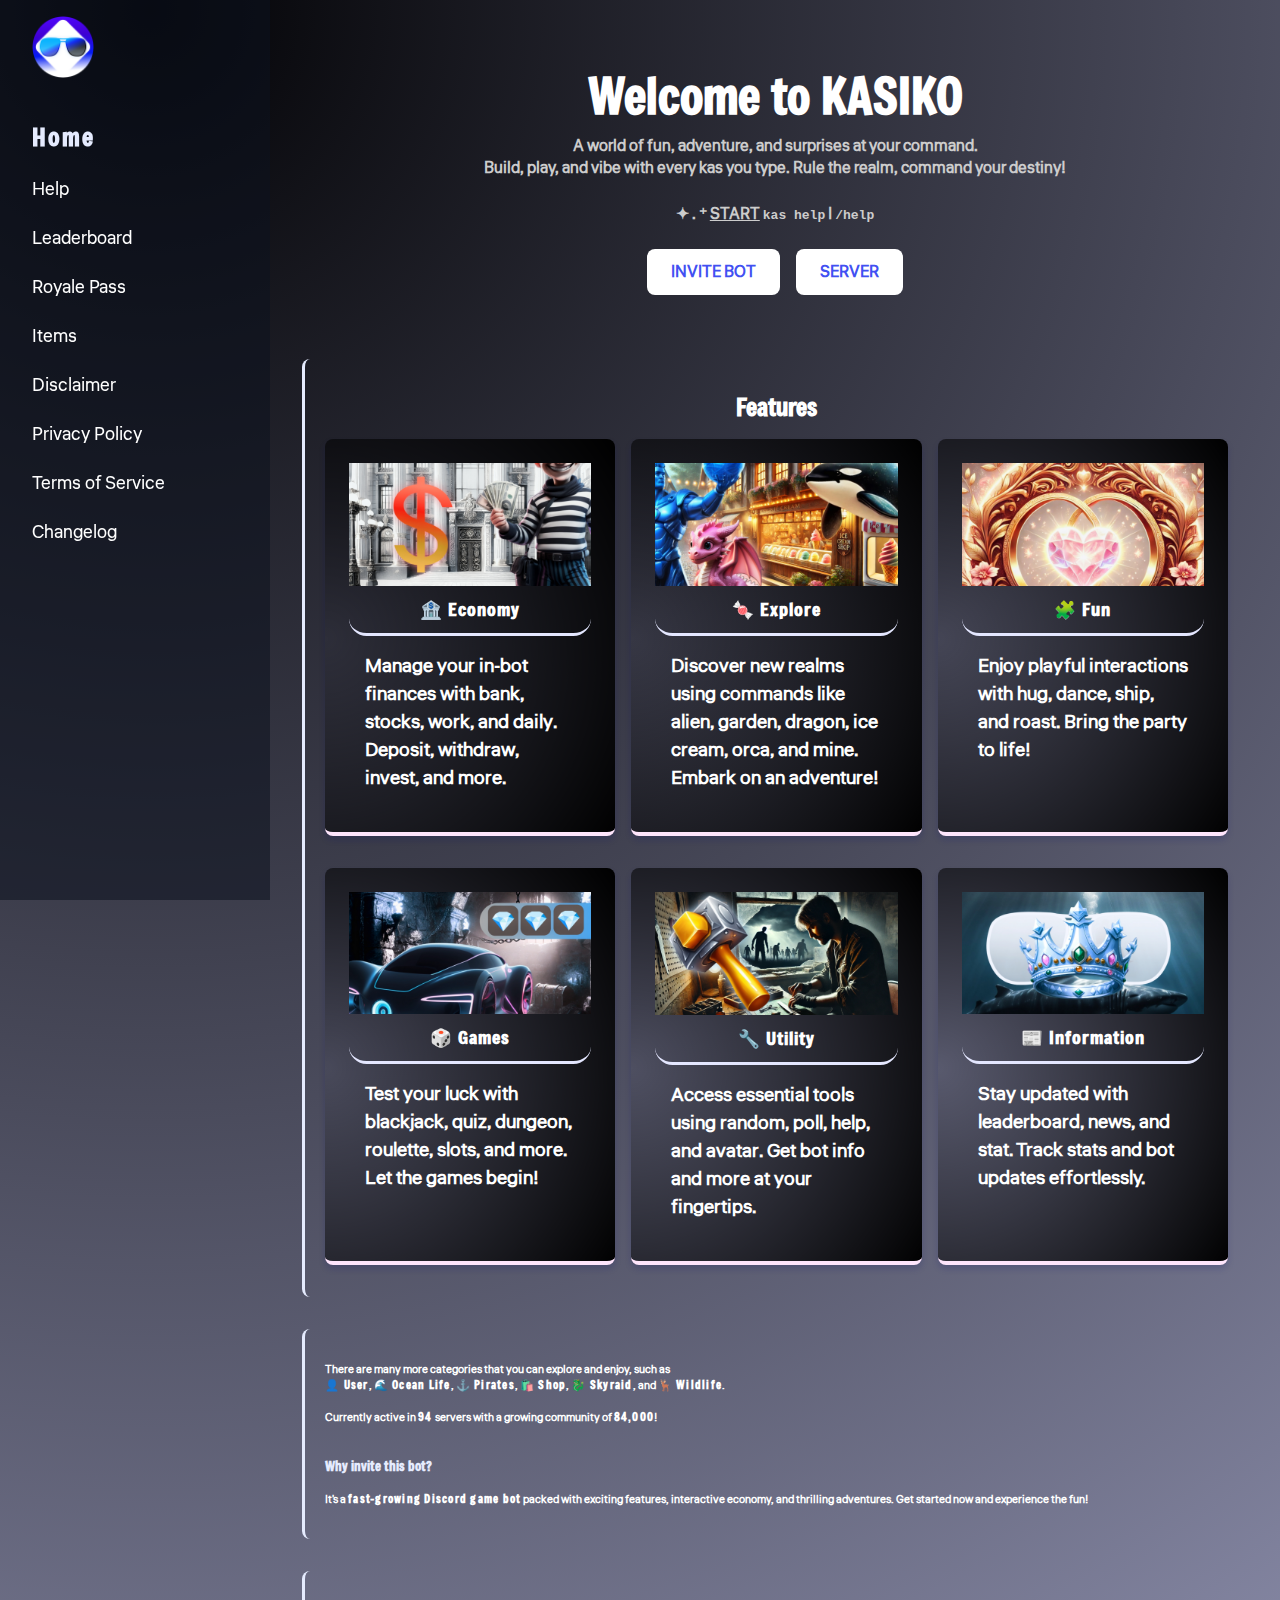
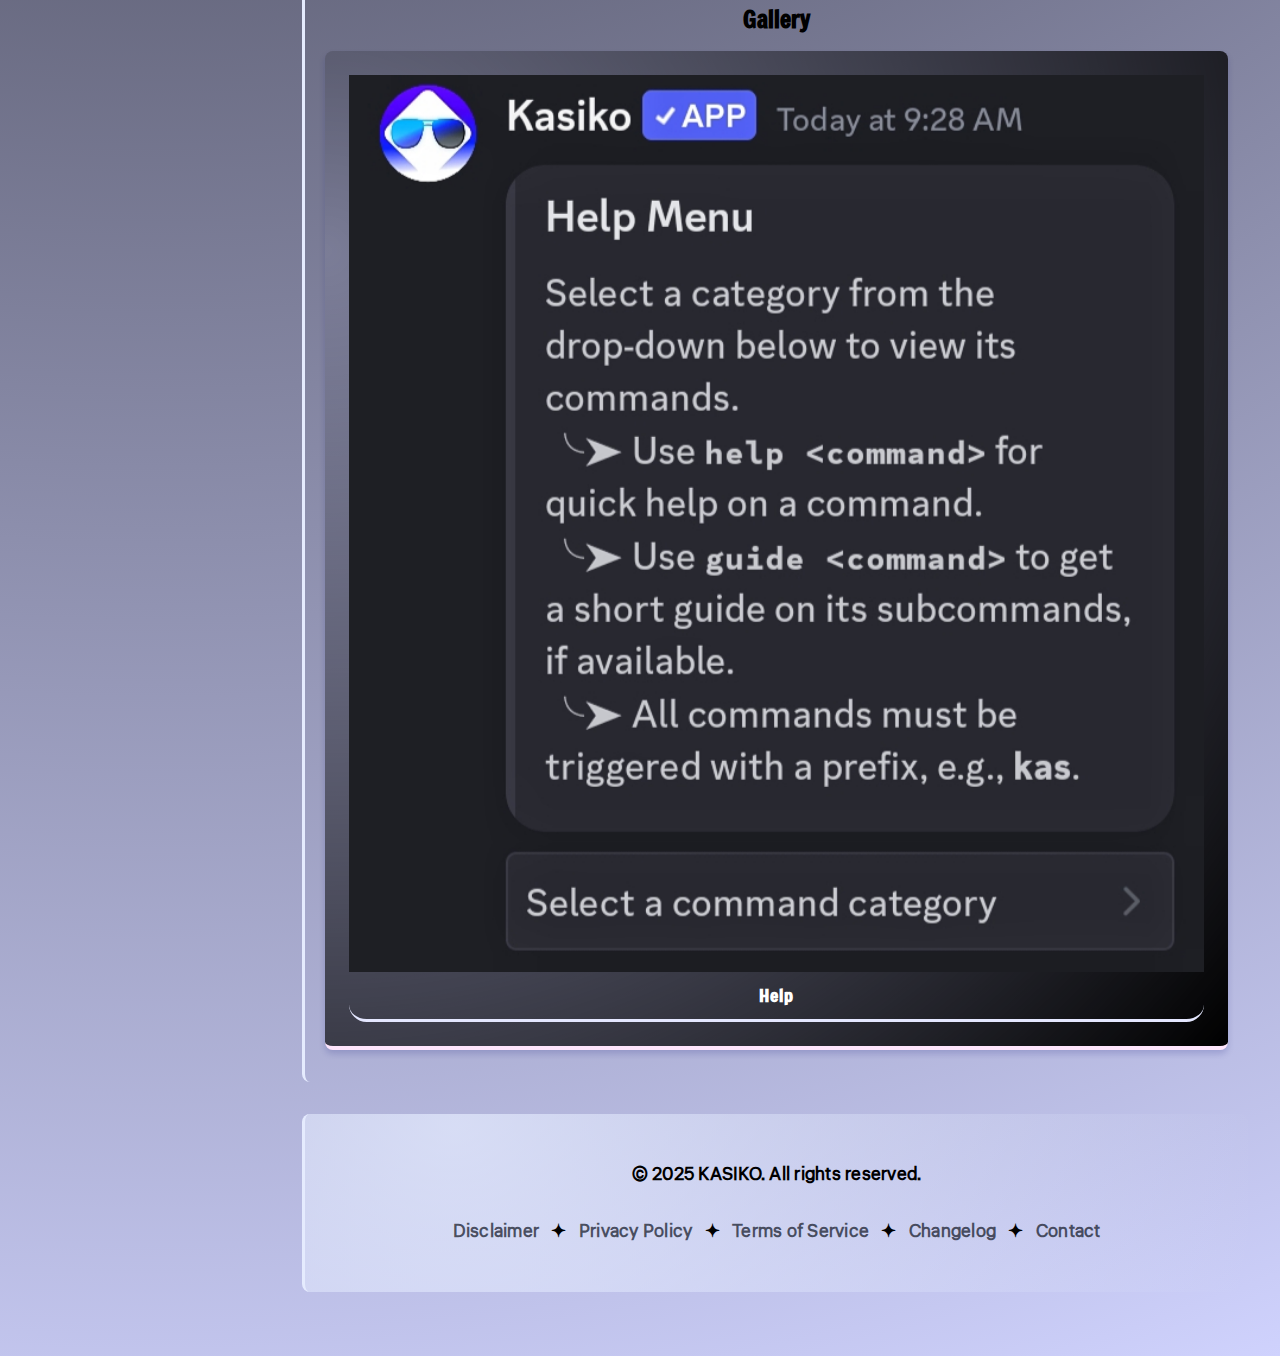
<file: index.html>
<!DOCTYPE html>
<html lang="en">
<head>
  <meta charset="UTF-8" />
<meta name="viewport" content="width=device-width, initial-scale=1.0" />
<title>My Economic Discord Game Bot</title>
<link rel="icon" type="image/png" href="assets/images/kasiko.png">
<link rel="stylesheet" href="assets/css/style.css" />
</head>
<body>
<!-- Side Navigation for Desktop -->
<aside class="sidebar">
<div class="logo">
<a href="index.html"><img src="./assets/images/kasiko.png" width="30%"></a>
</div>
<nav class="side-nav">
<a href="index.html">Home</a>
<a href="help.html">Help</a>
<a href="leaderboard.html">Leaderboard</a>
<a href="royale-pass.html">Royale Pass</a>
<a href="items.html">Items</a>
<a href="disclaimer.html">Disclaimer</a>
<a href="privacy.html">Privacy Policy</a>
<a href="terms.html">Terms of Service</a>
<a href="changelog.html">Changelog</a>
</nav>
</aside>

<!-- Main Content Area -->
<div class="main-content">
<!-- Mobile Header (only shown on small screens) -->
<header class="mobile-header">
<div class="logo">
<a href="index.html"><img src="./assets/images/kasiko.png" width="30%"></a>
</div>
<button class="menu-toggle"><svg width="24" height="24" viewBox="0 0 24 24" fill="none" xmlns="http://www.w3.org/2000/svg">
<path d="M4.5 12H19.5" stroke="currentColor" stroke-width="1.5" stroke-miterlimit="10" stroke-linecap="round" />
<path d="M4.5 17.7692H19.5" stroke="currentColor" stroke-width="1.5" stroke-miterlimit="10" stroke-linecap="round" />
<path d="M4.5 6.23077H19.5" stroke="currentColor" stroke-width="1.5" stroke-miterlimit="10" stroke-linecap="round" />
</svg>
</button>
</header>

<!-- Hero Section as a Card -->
<section class="hero card">
<div class="hero-content">
<h1>Welcome to KASIKO</h1>
<p>
<strong>A world of fun, adventure, and surprises at your command.
<br> Build, play, and vibe with every kas you type.

<strong>Rule the realm, command your destiny!</strong>
<p>
✦ . ⁺ <u>START</u> <code>kas help</code> | <code>/help</code>
</p>
</p>
<div class="hero-buttons">
<a href="https://discord.com/oauth2/authorize?client_id=1300081477358452756&permissions=139586816064&integration_type=0&scope=bot" class="btn" target="_blank">INVITE BOT</a>
<a href="https://discord.gg/DVFwCqUZnc" class="btn" target="_blank">SERVER</a>
</div>
</div>
</section>

<!-- Features Section (Cards for each feature) -->
<section class="features card">
<h2 style="--color-gallery-heading: #ffffff">Features</h2>
<div class="card-grid">
<div class="card-item">
<img src="assets/images/economy.jpg" alt="Economy" />
<h3>🏦 Economy</h3>
<p>
Manage your in‐bot finances with <strong>bank</strong>, <strong>stocks</strong>, <strong>work</strong>, and <strong>daily</strong>.
Deposit, withdraw, invest, and more.
</p>
</div>

<div class="card-item">
<img src="assets/images/explore.jpg" alt="Explore" />
<h3>🍬 Explore</h3>
<p>
Discover new realms using commands like <strong>alien</strong>, <strong>garden</strong>, <strong>dragon</strong>, <strong>ice cream</strong>, <strong>orca</strong>, and <strong>mine</strong>.
Embark on an adventure!
</p>
</div>

<div class="card-item">
<img src="assets/images/fun.jpg" alt="Fun" />
<h3>🧩 Fun</h3>
<p>
Enjoy playful interactions with <strong>hug</strong>, <strong>dance</strong>, <strong>ship</strong>, and <strong>roast</strong>.
Bring the party to life!
</p>
</div>

<div class="card-item">
<img src="assets/images/games.jpg" alt="Games" />
<h3>🎲 Games</h3>
<p>
Test your luck with <strong>blackjack</strong>, <strong>quiz</strong>, <strong>dungeon</strong>, <strong>roulette</strong>, <strong>slots</strong>, and more.
Let the games begin!
</p>
</div>

<div class="card-item">
<img src="assets/images/utility.jpg" alt="Utility" />
<h3>🔧 Utility</h3>
<p>
Access essential tools using <strong>random</strong>, <strong>poll</strong>, <strong>help</strong>, and <strong>avatar</strong>.
Get bot info and more at your fingertips.
</p>
</div>

<div class="card-item">
<img src="assets/images/info.jpg" alt="Information" />
<h3>📰 Information</h3>
<p>
Stay updated with <strong>leaderboard</strong>, <strong>news</strong>, and <strong>stat</strong>.
Track stats and bot updates effortlessly.
</p>
</div>
</div>
</section>

<section class="features card descriptionCard">
<p>
There are many more categories that you can explore and enjoy, such as
</p>
<b>👤 User</b>, <b>🌊 Ocean Life</b>, <b>⚓ Pirates</b>, <b>🛍️ Shop</b>, <b>🐉 Skyraid</b>, and <b>🦌 Wildlife</b>.
<br><br>
<p>
Currently active in <b>94</b> servers with a growing community of <b>84,000</b>!
</p>
<br>
<h3>Why invite this bot?</h3>
<p>
It's a <b>fast-growing Discord game bot</b> packed with exciting features, interactive economy,
and thrilling adventures. Get started now and experience the fun!
</p>
</section>

<!-- Gallery Section with Video Cards -->
<section class="gallery card">
<h2>Gallery</h2>
<div class="card-grid">
<div class="card-item">
<!--<video width="100%" controls>
<source src="assets/images/demo1.mp4" type="video/mp4" />
</video> -->
<img src="assets/images/help.jpg" width="100%" alt="help">
<h3>Help</h3>
</div>
</div>
</section>

<!-- Footer as a Card -->
<footer class="card footer">
<p>
&copy; 2025 KASIKO. All rights reserved.
</p>
<p>
<a href="disclaimer.html">Disclaimer</a> ✦
<a href="privacy.html">Privacy Policy</a> ✦
<a href="terms.html">Terms of Service</a> ✦
<a href="changelog.html">Changelog</a> ✦
<a href="contact.html">Contact</a>
</p>
</footer>
</div>

<script src="assets/javascript/main.js"></script>
</body>
</html>
</file>
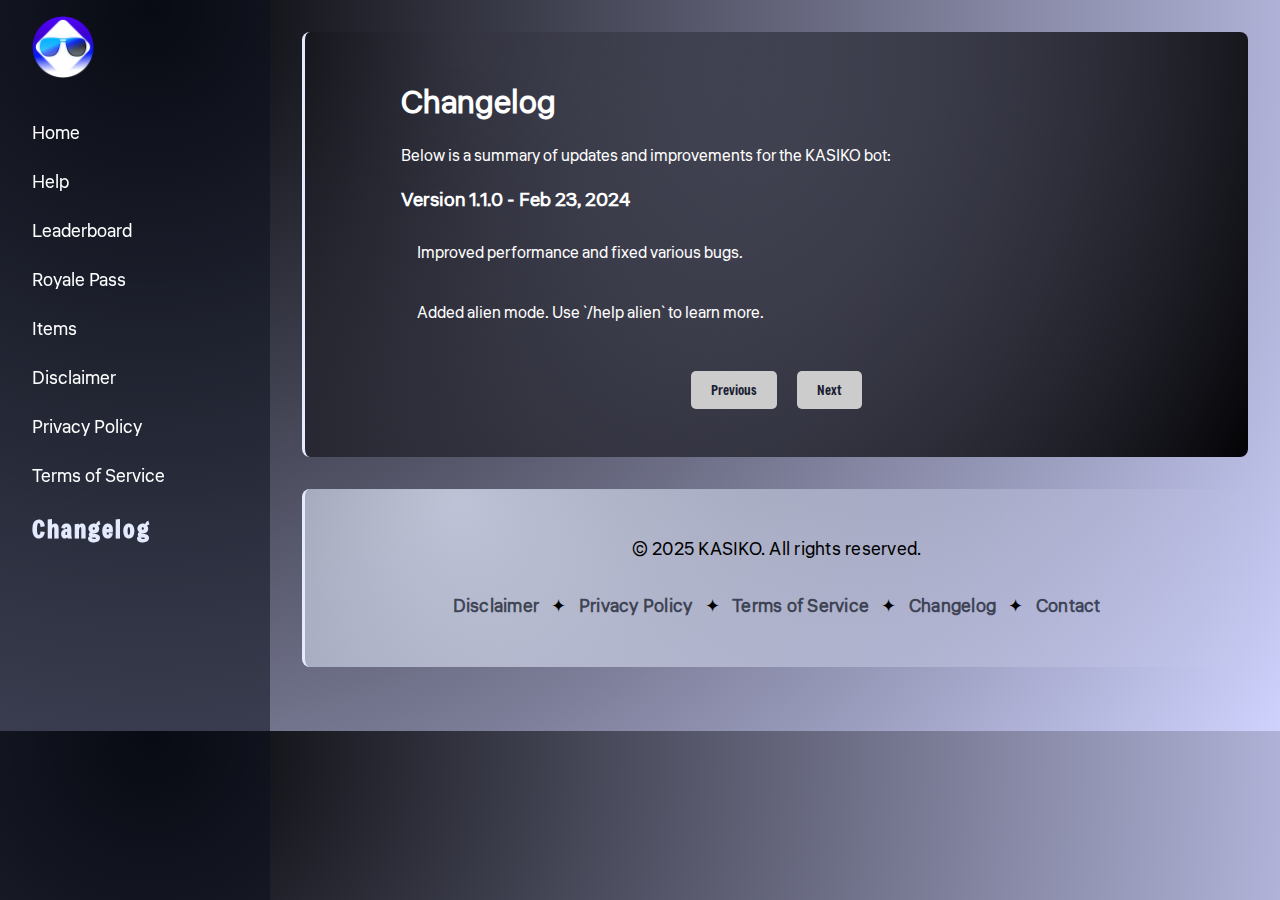
<file: changelog.html>
<!DOCTYPE html>
<html lang="en">
<head>
  <meta charset="UTF-8" />
<meta name="viewport" content="width=device-width, initial-scale=1.0" />
<title>Changelog - KASIKO</title>
<link rel="icon" type="image/png" href="assets/images/kasiko.png">
<script defer src="assets/javascript/main.js"></script>
<script defer src="assets/javascript/changelog.js"></script>

<link rel="stylesheet" href="assets/css/style.css" />
</head>
<body>
<!-- Side Navigation for Desktop -->
<aside class="sidebar">
<div class="logo">
<a href="index.html"><img src="./assets/images/kasiko.png" width="30%"></a>
</div>
<nav class="side-nav">
<a href="index.html">Home</a>
<a href="help.html">Help</a>
<a href="leaderboard.html">Leaderboard</a>
<a href="royale-pass.html">Royale Pass</a>
<a href="items.html">Items</a>
<a href="disclaimer.html">Disclaimer</a>
<a href="privacy.html">Privacy Policy</a>
<a href="terms.html">Terms of Service</a>
<a href="changelog.html">Changelog</a>
</nav>
</aside>

<!-- Main Content Area -->
<div class="main-content">
<!-- Mobile Header (only shown on small screens) -->
<header class="mobile-header">
<div class="logo">
<a href="index.html"><img src="assets/images/kasiko.png" width="30%"></a>
</div>
<button class="menu-toggle">
<svg width="24" height="24" viewBox="0 0 24 24" fill="none"
xmlns="http://www.w3.org/2000/svg">
<path d="M4.5 12H19.5" stroke="currentColor" stroke-width="1.5"
stroke-miterlimit="10" stroke-linecap="round" />
<path d="M4.5 17.7692H19.5" stroke="currentColor" stroke-width="1.5"
stroke-miterlimit="10" stroke-linecap="round" />
<path d="M4.5 6.23077H19.5" stroke="currentColor" stroke-width="1.5"
stroke-miterlimit="10" stroke-linecap="round" />
</svg>
</button>
</header>

<!-- Changelog Section -->
<section class="card page changelog">
<h1>Changelog</h1>
<p>
Below is a summary of updates and improvements for the KASIKO bot:
</p>

<div class="changelog-container"></div>
<!-- Pagination Controls -->
<div class="pagination">
<button id="prev-btn">Previous</button>
<button id="next-btn">Next</button>
</div>
</section>

<!-- Footer as a Card -->
<footer class="card footer">
<p>
&copy; 2025 KASIKO. All rights reserved.
</p>
<p>
<a href="disclaimer.html">Disclaimer</a> ✦
<a href="privacy.html">Privacy Policy</a> ✦
<a href="terms.html">Terms of Service</a> ✦
<a href="changelog.html">Changelog</a> ✦
<a href="contact.html">Contact</a>
</p>
</footer>
</div>
</body>
</html>
</file>
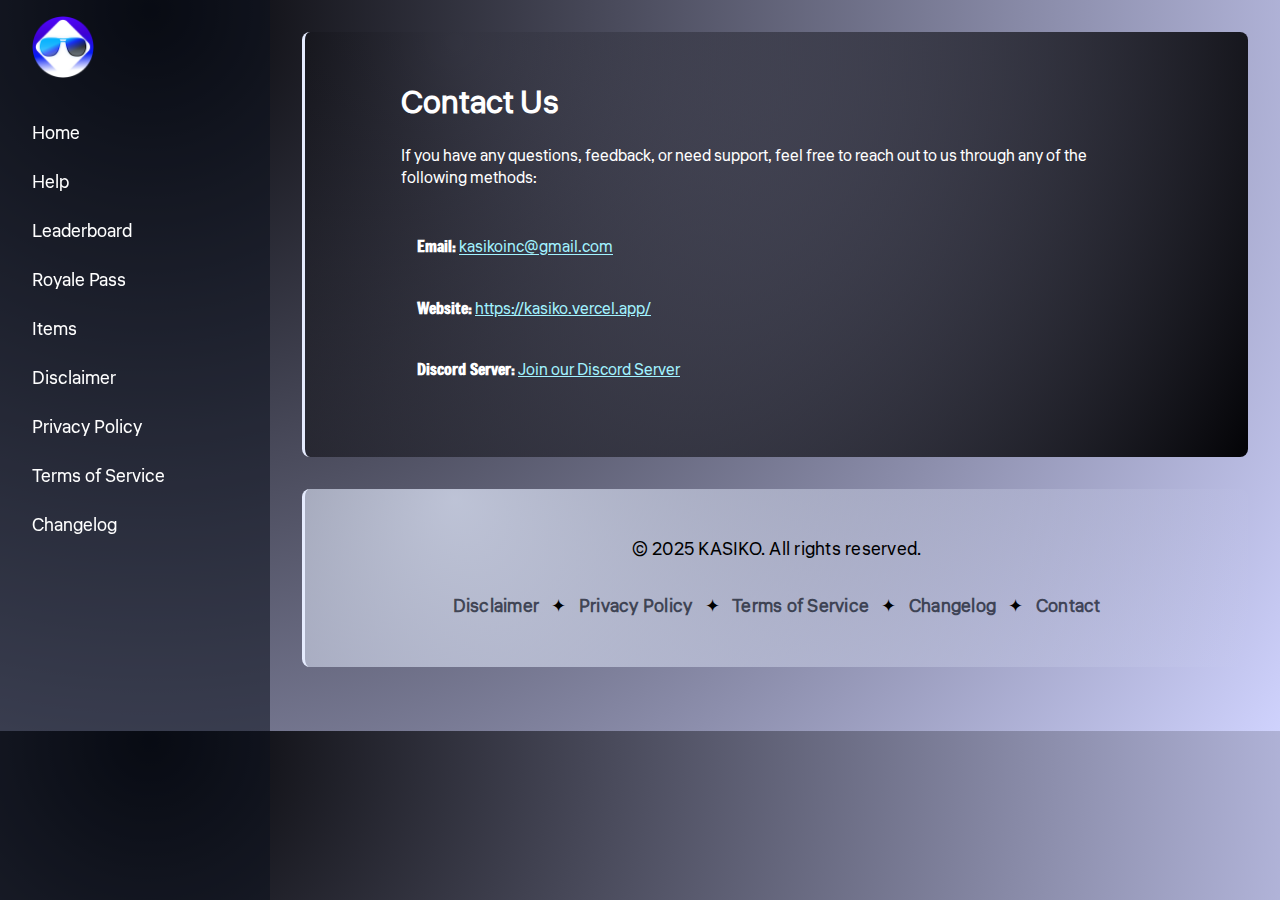
<file: contact.html>
<!DOCTYPE html>
<html lang="en">
<head>
  <meta charset="UTF-8" />
  <meta name="viewport" content="width=device-width, initial-scale=1.0" />
  <title>Contact Us - KASIKO</title>
  <link rel="icon" type="image/png" href="assets/images/kasiko.png">
  <link rel="stylesheet" href="assets/css/style.css" />
</head>
<body>
  <!-- Side Navigation for Desktop -->
  <aside class="sidebar">
    <div class="logo">
      <a href="index.html"><img src="./assets/images/kasiko.png" width="30%"></a>
    </div>
    <nav class="side-nav">
      <a href="index.html">Home</a>
      <a href="help.html">Help</a>
      <a href="leaderboard.html">Leaderboard</a>
      <a href="royale-pass.html">Royale Pass</a>
      <a href="items.html">Items</a>
      <a href="disclaimer.html">Disclaimer</a>
      <a href="privacy.html">Privacy Policy</a>
      <a href="terms.html">Terms of Service</a>
      <a href="changelog.html">Changelog</a>
    </nav>
  </aside>

  <!-- Main Content Area -->
  <div class="main-content">
    <!-- Mobile Header (only shown on small screens) -->
    <header class="mobile-header">
      <div class="logo">
        <a href="index.html"><img src="assets/images/kasiko.png" width="30%"></a>
      </div>
      <button class="menu-toggle">
        <svg width="24" height="24" viewBox="0 0 24 24" fill="none"
          xmlns="http://www.w3.org/2000/svg">
          <path d="M4.5 12H19.5" stroke="currentColor" stroke-width="1.5"
            stroke-miterlimit="10" stroke-linecap="round" />
          <path d="M4.5 17.7692H19.5" stroke="currentColor" stroke-width="1.5"
            stroke-miterlimit="10" stroke-linecap="round" />
          <path d="M4.5 6.23077H19.5" stroke="currentColor" stroke-width="1.5"
            stroke-miterlimit="10" stroke-linecap="round" />
        </svg>
      </button>
    </header>

    <!-- Contact Us Section -->
    <section class="card page contact">
      <h1>Contact Us</h1>
      <p>
        If you have any questions, feedback, or need support, feel free to reach out to us through any of the following methods:
      </p>
      <ul>
        <li>
          <strong>Email:</strong>
          <a href="mailto:kasikoinc@gmail.com">kasikoinc@gmail.com</a>
        </li>
        <li>
          <strong>Website:</strong>
          <a href="https://kasiko.vercel.app/" target="_blank">https://kasiko.vercel.app/</a>
        </li>
        <li>
          <strong>Discord Server:</strong>
          <a href="https://discord.gg/DVFwCqUZnc" target="_blank">Join our Discord Server</a>
        </li>
      </ul>
    </section>

    <!-- Footer as a Card -->
    <footer class="card footer">
      <p>&copy; 2025 KASIKO. All rights reserved.</p>
      <p>
        <a href="disclaimer.html">Disclaimer</a> ✦
        <a href="privacy.html">Privacy Policy</a> ✦
        <a href="terms.html">Terms of Service</a> ✦
        <a href="changelog.html">Changelog</a> ✦
        <a href="contact.html">Contact</a>
      </p>
    </footer>
  </div>

  <script src="assets/javascript/main.js"></script>
</body>
</html>
</file>
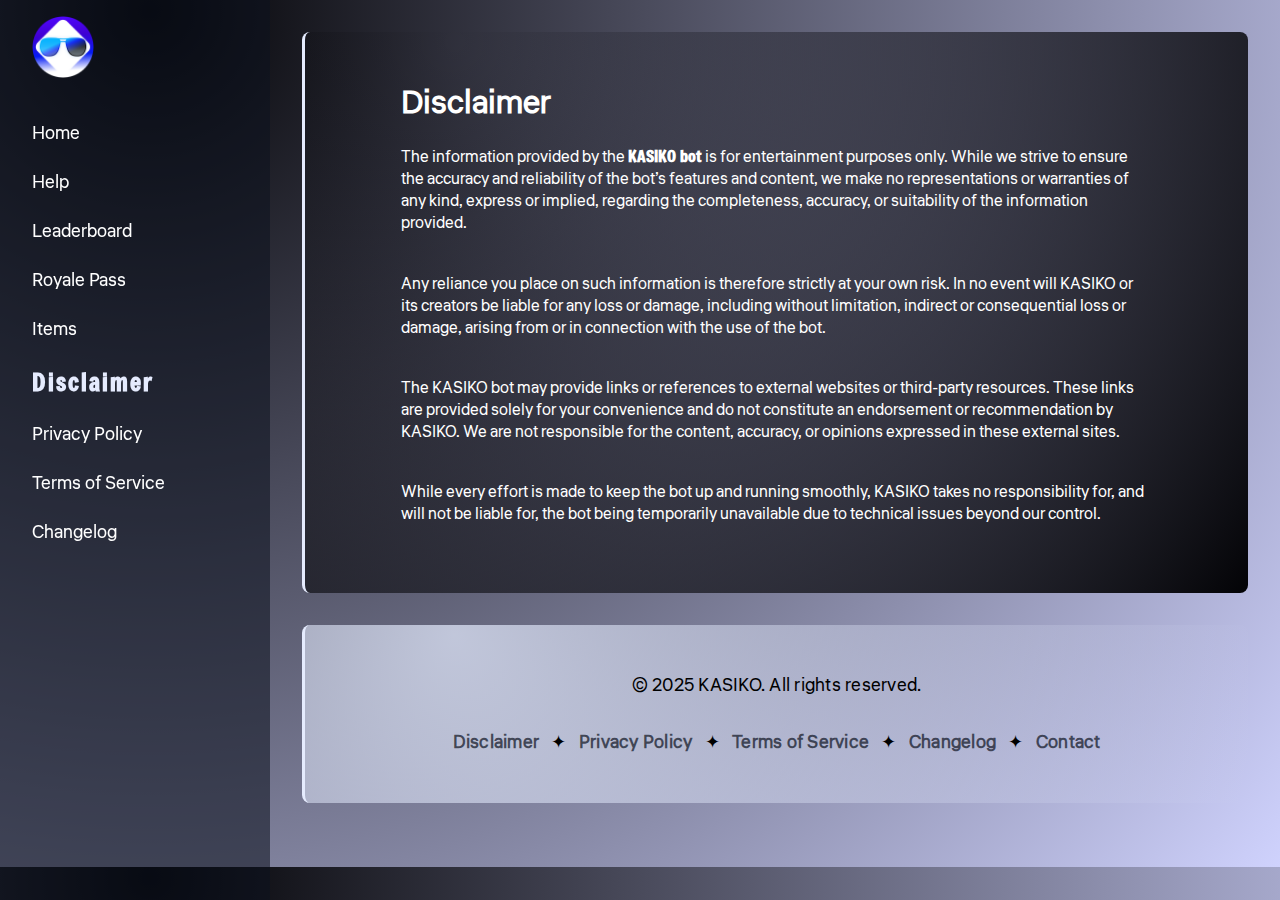
<file: disclaimer.html>
<!DOCTYPE html>
<html lang="en">
<head>
  <meta charset="UTF-8" />
  <meta name="viewport" content="width=device-width, initial-scale=1.0" />
  <title>Disclaimer - KASIKO</title>
  <link rel="icon" type="image/png" href="assets/images/kasiko.png">
  <link rel="stylesheet" href="assets/css/style.css" />
</head>
<body>
  <!-- Side Navigation for Desktop -->
  <aside class="sidebar">
    <div class="logo">
      <a href="index.html"><img src="./assets/images/kasiko.png" width="30%"></a>
    </div>
    <nav class="side-nav">
      <a href="index.html">Home</a>
      <a href="help.html">Help</a>
      <a href="leaderboard.html">Leaderboard</a>
      <a href="royale-pass.html">Royale Pass</a>
      <a href="items.html">Items</a>
      <a href="disclaimer.html">Disclaimer</a>
      <a href="privacy.html">Privacy Policy</a>
      <a href="terms.html">Terms of Service</a>
      <a href="changelog.html">Changelog</a>
    </nav>
  </aside>

  <!-- Main Content Area -->
  <div class="main-content">
    <!-- Mobile Header (only shown on small screens) -->
    <header class="mobile-header">
      <div class="logo">
        <a href="index.html"><img src="assets/images/kasiko.png" width="30%"></a>
      </div>
      <button class="menu-toggle">
        <svg width="24" height="24" viewBox="0 0 24 24" fill="none"
          xmlns="http://www.w3.org/2000/svg">
          <path d="M4.5 12H19.5" stroke="currentColor" stroke-width="1.5"
            stroke-miterlimit="10" stroke-linecap="round" />
          <path d="M4.5 17.7692H19.5" stroke="currentColor" stroke-width="1.5"
            stroke-miterlimit="10" stroke-linecap="round" />
          <path d="M4.5 6.23077H19.5" stroke="currentColor" stroke-width="1.5"
            stroke-miterlimit="10" stroke-linecap="round" />
        </svg>
      </button>
    </header>

    <!-- Disclaimer Section -->
    <section class="card page disclaimer">
      <h1>Disclaimer</h1>
      <p>
        The information provided by the <b>KASIKO bot</b> is for entertainment purposes only. While we strive to ensure the accuracy and reliability of the bot’s features and content, we make no representations or warranties of any kind, express or implied, regarding the completeness, accuracy, or suitability of the information provided.
      </p>
      <p>
        Any reliance you place on such information is therefore strictly at your own risk. In no event will KASIKO or its creators be liable for any loss or damage, including without limitation, indirect or consequential loss or damage, arising from or in connection with the use of the bot.
      </p>
      <p>
        The KASIKO bot may provide links or references to external websites or third-party resources. These links are provided solely for your convenience and do not constitute an endorsement or recommendation by KASIKO. We are not responsible for the content, accuracy, or opinions expressed in these external sites.
      </p>
      <p>
        While every effort is made to keep the bot up and running smoothly, KASIKO takes no responsibility for, and will not be liable for, the bot being temporarily unavailable due to technical issues beyond our control.
      </p>
    </section>

    <!-- Footer as a Card -->
    <footer class="card footer">
      <p>&copy; 2025 KASIKO. All rights reserved.</p>
      <p>
        <a href="disclaimer.html">Disclaimer</a> ✦
        <a href="privacy.html">Privacy Policy</a> ✦
        <a href="terms.html">Terms of Service</a> ✦
        <a href="changelog.html">Changelog</a> ✦
        <a href="contact.html">Contact</a>
      </p>
    </footer>
  </div>

  <script src="assets/javascript/main.js"></script>
</body>
</html>
</file>
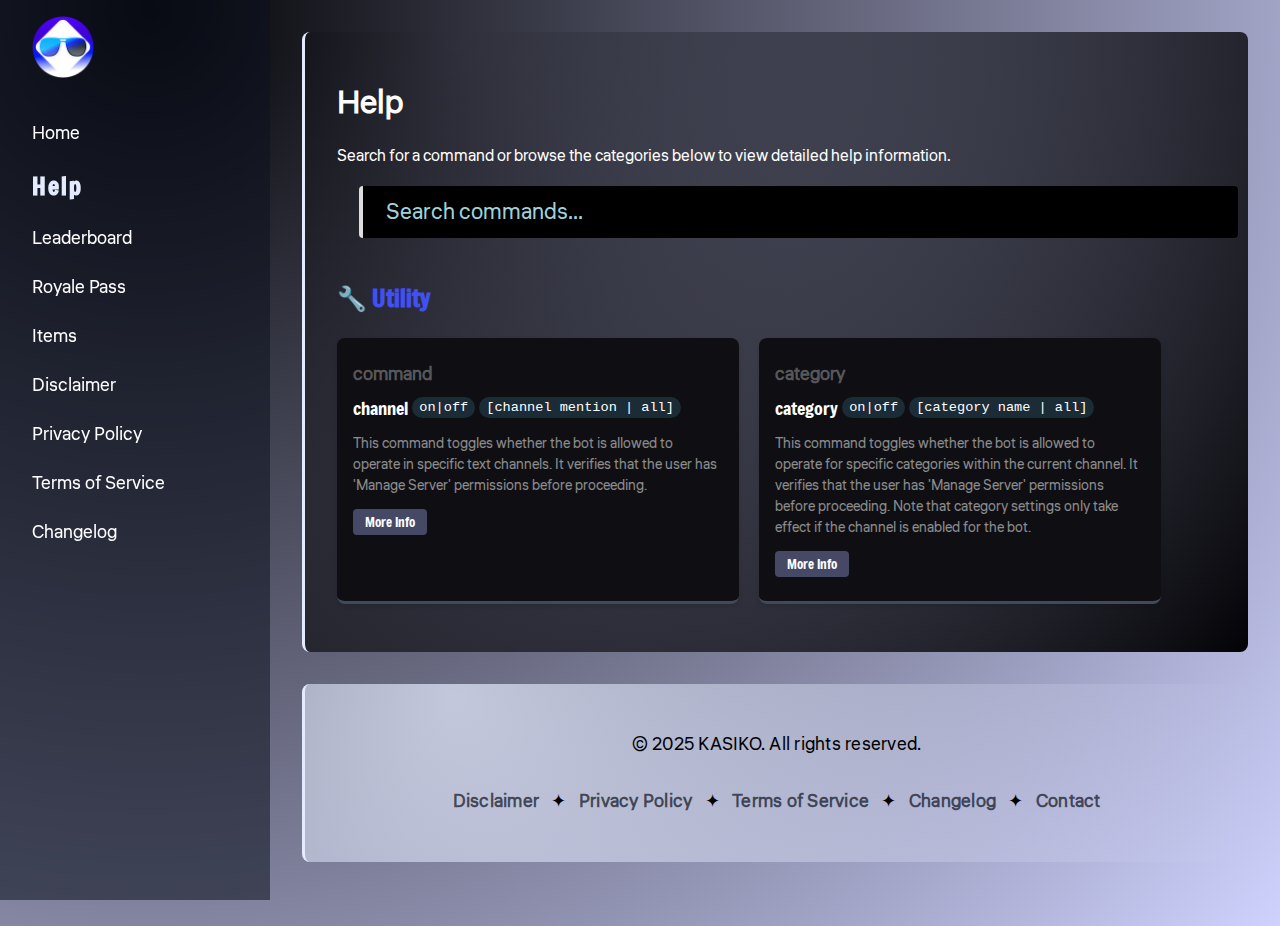
<file: help.html>
<!DOCTYPE html>
<html lang="en">
<head>
  <meta charset="UTF-8" />
  <meta name="viewport" content="width=device-width, initial-scale=1.0" />
  <title>Help - KASIKO</title>
  <link rel="icon" type="image/png" href="assets/images/kasiko.png">
  <link rel="stylesheet" href="assets/css/style.css" />
  <style>
    /* Help Page Custom Styles */
    .help-search-container {
      margin-bottom: 20px;
    }
    .help-search-container input {
      width: 100%;
      padding: 10px 1em;
      border: 0;
      border-left: 4px solid #ddd;
      border-radius: 4px;
      background: #000;
      color: white;
      font-size: 1.4rem;
      margin: 0 1em;
      box-sizing: border-box;
    }
    
    .help-search-container input::placeholder{
       color: #b8eff8e3;
       font-family: "Liter";
    }
        
    .help-container {
      display: flex;
      flex-direction: column;
      gap: 20px;
      margin-top: 20px;
    }
    /* Command Cards List */
    #help-cards-container {
      display: flex;
      flex-wrap: wrap;
      gap: 20px;
      justify-content: center;
      align-items: center;
    }
    .category-section {
      width: 100%;
    }
    .category-section h2 {
      margin: 1em 0;
      color: #4150f2;
      font-family: "Freeman";
    }
    .command-card {
      background: #0f0f13;
      border-bottom: .2em solid #3f4a5b;
      border-radius: 8px;
      padding: 1.5em 1em;
      width: calc(48% - 20px);
      box-shadow: 0 2px 4px rgba(0,0,0,0.1);
      transition: box-shadow 0.3s ease;
      cursor: pointer;
      overflow: hidden;
    }
    .command-card:hover {
      box-shadow: 0 4px 8px rgba(0,0,0,0.2);
    }
    .command-card h3 {
      margin-top: 0;
      font-size: 1.1rem;
    }
    .command-card h3.commandName {
      color: #b4b3b573;
    }
    
    .command-card p {
      margin: 1px 0;
      font-size: 0.9rem;
      color: #efefef8f;
      padding: .4em 0!important;
    }
    .command-card p.commandParameters {
      color: white;
      font-size: 1.12rem;
      display: flex;
      align-items: center;
      gap: .25em;
      font-family: "Freeman";
      overflow-x: scroll;
      flex-direction: row;
      flex-wrap: wrap;
    }
    .commandParameters code {
      border-radius: 1em;
      background: #1b2c36;
      color: white!important;
      padding: .25em .5em;
      font-size: .85rem;
    }
    .command-card button {
      margin-top: .4em;
      padding: 4px 12px;
      background-color: #767baf88;
      color: #fff;
      border: none;
      border-radius: 4px;
      cursor: pointer;
      transition: background-color 0.3s ease;
    }
    .command-card button:hover {
      background-color: #5e0ad3;
    }
    /* Help Detail View */
    #help-detail-container {
      display: none;
      padding: 20px;
      border: 1px solid #ddd;
      border-radius: 8px;
      background: #00000033;
      box-shadow: 0 2px 4px rgba(0,0,0,0.1);
    }
    #help-detail-container .breadcrumbs {
      font-size: 0.9rem;
      color: #af9cff;
      margin-bottom: 10px;
    }
    #help-detail-container h2 {
      margin-top: 0;
    }
    
    .infoPageParams {
      border-left: .25em solid #000;
      border-bottom: .25em solid #000;
      margin: 1em 0;
      padding: .2em 0 .25em 1em!important;
      border-radius: .75em;
      font-family: "Freeman";
      font-size: 1.4em;
    }
    
    #help-detail-container button.back-btn {
      margin-bottom: 2em;
      padding: 8px 2em;
      background:  #e5ecffb6;
      color: #333;
      border: none;
      border-radius: 4px;
      cursor: pointer;
      transition: background-color 0.3s ease;
    }
    #help-detail-container button.back-btn:hover {
      background-color: #aaa;
    }
    /* Responsive adjustments */
    @media (max-width: 768px) {
      .command-card {
        width: calc(50% - 20px);
      }
    }
    @media (max-width: 480px) {
      .command-card {
        width: 100%;
      }
    }
  </style>
</head>
<body>
  <!-- Side Navigation for Desktop -->
  <aside class="sidebar">
    <div class="logo">
      <a href="index.html"><img src="./assets/images/kasiko.png" width="30%"></a>
    </div>
    <nav class="side-nav">
      <a href="index.html">Home</a>
      <a href="help.html">Help</a>
      <a href="leaderboard.html">Leaderboard</a>
      <a href="royale-pass.html">Royale Pass</a>
      <a href="items.html">Items</a>
      <a href="disclaimer.html">Disclaimer</a>
      <a href="privacy.html">Privacy Policy</a>
      <a href="terms.html">Terms of Service</a>
      <a href="changelog.html">Changelog</a>
    </nav>
  </aside>

  <!-- Main Content Area -->
  <div class="main-content">
    <!-- Mobile Header (only shown on small screens) -->
    <header class="mobile-header">
      <div class="logo">
        <a href="index.html"><img src="assets/images/kasiko.png" width="30%"></a>
      </div>
      <button class="menu-toggle">
        <svg width="24" height="24" viewBox="0 0 24 24" fill="none"
          xmlns="http://www.w3.org/2000/svg">
          <path d="M4.5 12H19.5" stroke="currentColor" stroke-width="1.5"
            stroke-miterlimit="10" stroke-linecap="round" />
          <path d="M4.5 17.7692H19.5" stroke="currentColor" stroke-width="1.5"
            stroke-miterlimit="10" stroke-linecap="round" />
          <path d="M4.5 6.23077H19.5" stroke="currentColor" stroke-width="1.5"
            stroke-miterlimit="10" stroke-linecap="round" />
        </svg>
      </button>
    </header>

    <!-- Help Section -->
    <section class="card page help">
      <h1>Help</h1>
      <p>Search for a command or browse the categories below to view detailed help information.</p>
      
      <!-- Search Input -->
      <div class="help-search-container">
        <input type="text" id="help-search" placeholder="Search commands..." />
      </div>
      
      <!-- Container for Command Cards -->
      <div id="help-cards-container"></div>
      
      <!-- Detailed Help View -->
      <div id="help-detail-container">
        <!-- Breadcrumbs will appear here -->
        <div class="breadcrumbs" id="help-breadcrumbs"></div>
        <!-- Detailed content will appear here -->
        <button class="back-btn" id="back-btn">Back</button>
        <div id="help-detail-content"></div>
      </div>
    </section>

    <!-- Footer as a Card -->
    <footer class="card footer">
      <p>&copy; 2025 KASIKO. All rights reserved.</p>
      <p>
        <a href="disclaimer.html">Disclaimer</a> ✦
        <a href="privacy.html">Privacy Policy</a> ✦
        <a href="terms.html">Terms of Service</a> ✦
        <a href="changelog.html">Changelog</a> ✦
        <a href="contact.html">Contact</a>
      </p>
    </footer>
  </div>

  <!-- Include the Help JavaScript file -->
  <script src="assets/javascript/help.js"></script>
  <script src="assets/javascript/main.js"></script>
</body>
</html>
</file>
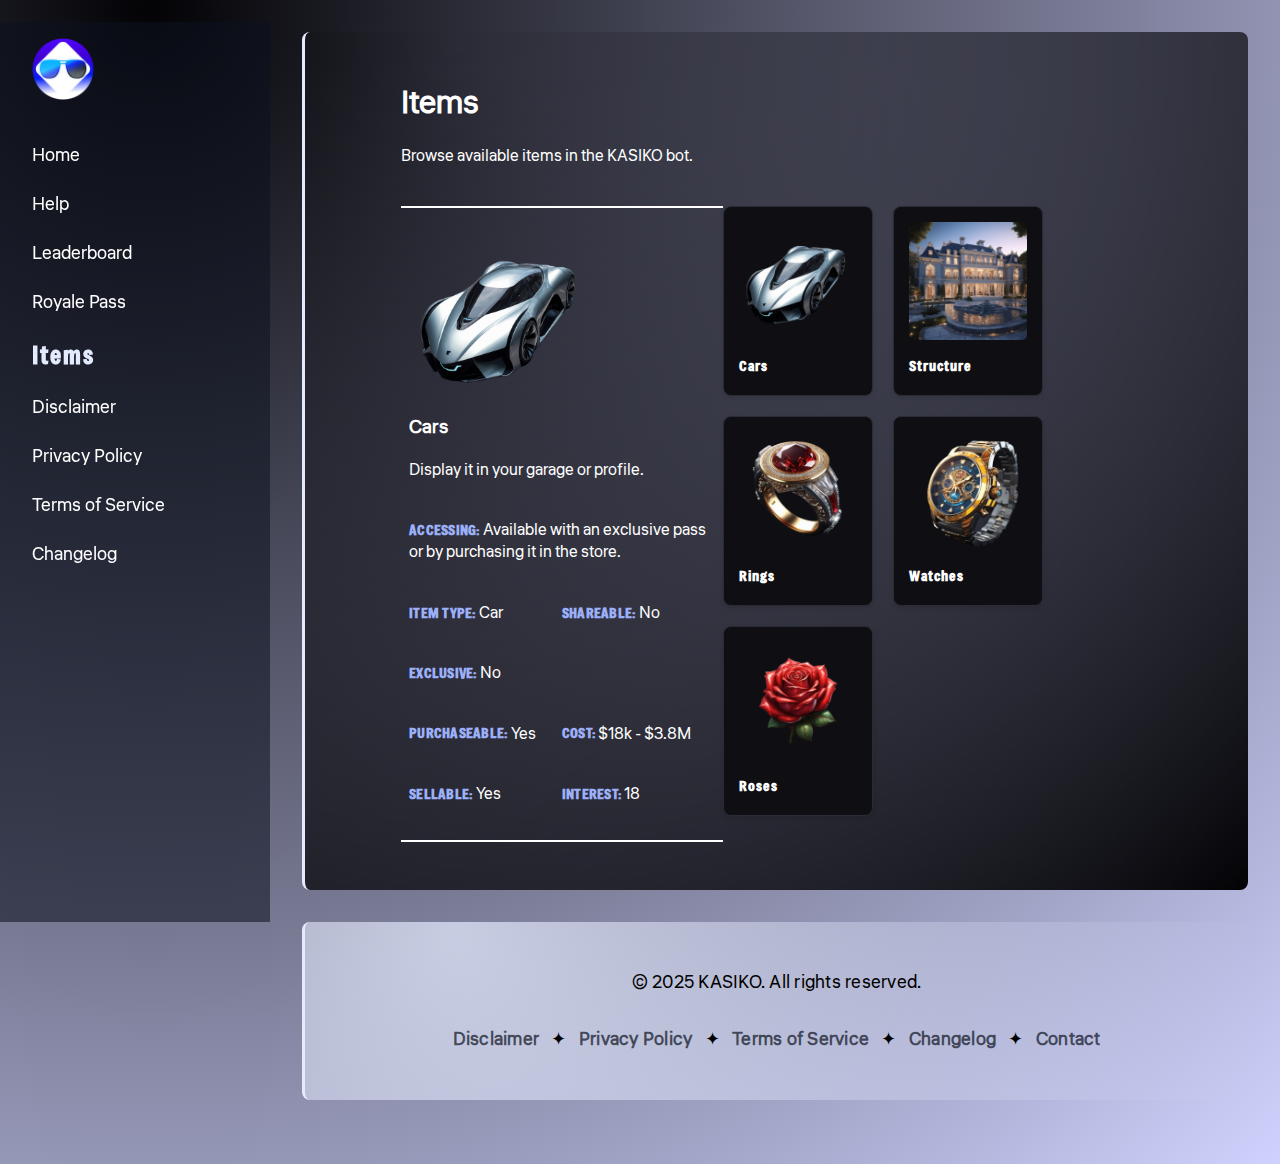
<file: items.html>
<!DOCTYPE html>
<html lang="en">
<head>
  <meta charset="UTF-8" />
  <meta name="viewport" content="width=device-width, initial-scale=1.0" />
  <title>Items - KASIKO</title>
  <link rel="icon" type="image/png" href="assets/images/kasiko.png">
  <link rel="stylesheet" href="assets/css/style.css" />
  <style>
   .Items {
      display: grid;
      grid-template-columns: 3fr 4fr;
      box-sizing: border-box;
      width: 100%;
      justify-content: center;
      align-items: start;
    }
    /* Items Page Custom Styles */
    .items-container {
      display: flex;
      flex-wrap: wrap;
      gap: 20px;
      margin-top: 20px;
    }
    .item-card {
      background: #0f0f13;
      border: 1px solid #292c36;
      border-radius: 8px;
      padding: 15px;
      width: 150px;
      box-shadow: 0 2px 4px rgba(0,0,0,0.1);
      transition: box-shadow 0.3s ease;
    }
    .item-card:hover {
      box-shadow: 0 4px 8px rgba(0,0,0,0.2);
    }
    .item-card img {
      width: 100%;
      border-radius: 5px;
    }
    .item-card h3 {
      margin: 10px 0 5px;
      font-size: .9rem;
      letter-spacing: 1px;
      font-family: var(--font-heading);
    }
    .item-card p {
      font-size: 1rem;
      color: #bcc5e6;
      margin: 5px 0;
    }
    .item-details {
      margin-top: 10px;
    }
    
    .item-details-selected {
      display: grid;
      grid-template-columns: 1fr;
      align-items: center;
      box-sizing: border-box;
      width: 100%;
      border-bottom: 2px solid #fff;
      border-top: 2px solid #fff;
      padding: 1em .5em;
      margin-top: 20px;
    }
    
    .item-details-selected img {
      border-radius: 5px;
      width: 60%;
      max-width: 480px;
    }
    
    .item-details-selected__group {
      display: grid;
      grid-template-columns: 1fr 1fr;
      align-items: center;
      box-sizing: border-box;
      width: 100%;
    }
    
    .item-details-selected p {
      font-size: .5em .4em;
    }
    
    .item-details-selected p strong {
      color: #9cb0f9;
      letter-spacing: .25px;
      font-size: .9em;
    }
    
    @media (max-width: 1080px) {
      .item-card {
        width: 95%!important;
      }
      .Items {
      grid-template-columns: 1fr 1fr;
      }
      
      .item-details-selected img {
        width: 60%;
       max-width: 300px;
      }
    }
    
    @media (max-width: 940px) {
      .item-card {
        width: 45%!important;
      }
      .Items {
      grid-template-columns: 1fr;
      }
      .item-details-selected__group {
      grid-template-columns: 1fr 1fr;
      }
    }
    
    @media (max-width: 768px) {
      .Items {
      grid-template-columns: 1fr;
      }
      .item-card {
        width: 45%!important;
      }
      .item-details-selected__group {
       grid-template-columns: 1fr 1fr 1fr;
      }
      
      .item-details-selected img {
        width: 60%!important;
      }
    }
    @media (max-width: 480px) {
      .item-card {
        width: 100%;
      }
      .item-details-selected__group {
      grid-template-columns: 1fr 1fr;
      }
    }
  </style>
</head>
<body>
  <!-- Side Navigation for Desktop -->
  <aside class="sidebar">
    <div class="logo">
      <a href="index.html"><img src="./assets/images/kasiko.png" width="30%"></a>
    </div>
    <nav class="side-nav">
      <a href="index.html">Home</a>
      <a href="help.html">Help</a>
      <a href="leaderboard.html">Leaderboard</a>
      <a href="royale-pass.html">Royale Pass</a>
      <a href="items.html">Items</a>
      <a href="disclaimer.html">Disclaimer</a>
      <a href="privacy.html">Privacy Policy</a>
      <a href="terms.html">Terms of Service</a>
      <a href="changelog.html">Changelog</a>
    </nav>
  </aside>

  <!-- Main Content Area -->
  <div class="main-content">
    <!-- Mobile Header (only shown on small screens) -->
    <header class="mobile-header">
      <div class="logo">
        <a href="index.html"><img src="assets/images/kasiko.png" width="30%"></a>
      </div>
      <button class="menu-toggle">
        <svg width="24" height="24" viewBox="0 0 24 24" fill="none"
          xmlns="http://www.w3.org/2000/svg">
          <path d="M4.5 12H19.5" stroke="currentColor" stroke-width="1.5"
            stroke-miterlimit="10" stroke-linecap="round" />
          <path d="M4.5 17.7692H19.5" stroke="currentColor" stroke-width="1.5"
            stroke-miterlimit="10" stroke-linecap="round" />
          <path d="M4.5 6.23077H19.5" stroke="currentColor" stroke-width="1.5"
            stroke-miterlimit="10" stroke-linecap="round" />
        </svg>
      </button>
    </header>

    <!-- Items Section -->
    <section class="card page items">
      <h1>Items</h1>
      <p>Browse available items in the KASIKO bot.</p>
     <div class="Items">
      <div id="item-details-selected" class="item-details-selected">
  <div class="item-details-selected__left">
    <img id="s-item-img" class="item-details-selected__image" src="" alt="Item image">
    <h3 id="s-item-name" class="item-details-selected__name">Item Name</h3>
    <p id="s-item-description" class="item-details-selected__description">Item description...</p>
  </div>
  <div class="item-details-selected__right">
    <p>
    <strong>ACCESSING: </strong>
    <span id="s-item-accessing"></span>
    </p>
      
    <div class="item-details-selected__group">
      <p>
        <strong>ITEM TYPE: </strong>
        <span id="s-item-type"></span>
      </p>
      
      <p>
        <strong>SHAREABLE: </strong>
        <span id="s-item-shareable"></span>
      </p>
      <p>
        <strong>EXCLUSIVE: </strong>
        <span id="s-item-exclusive"></span>
      </p>
    </div>
    
    <div class="item-details-selected__group group2">
      <p>
        <strong>PURCHASEABLE: </strong>
        <span id="s-item-purchaseable"></span>
      </p>
      <p>
        <strong>COST: </strong>
        <span id="s-item-cost"></span>
      </p>
      <p>
        <strong>SELLABLE: </strong>
        <span id="s-item-sellable"></span>
      </p>
      <p>
        <strong>INTEREST: </strong>
        <span id="s-item-interest"></span>
      </p>
    </div>
  </div>
</div>

      <!-- Container for items -->
      <div class="items-container" id="items-container">
        <p>Loading items...</p>
      </div>
      
      </div>
    </section>

    <!-- Footer as a Card -->
    <footer class="card footer">
      <p>&copy; 2025 KASIKO. All rights reserved.</p>
      <p>
        <a href="disclaimer.html">Disclaimer</a> ✦
        <a href="privacy.html">Privacy Policy</a> ✦
        <a href="terms.html">Terms of Service</a> ✦
        <a href="changelog.html">Changelog</a> ✦
        <a href="contact.html">Contact</a>
      </p>
    </footer>
  </div>

  <script src="assets/javascript/items.js"></script>
  <script src="assets/javascript/main.js"></script>
</body>
</html>
</file>
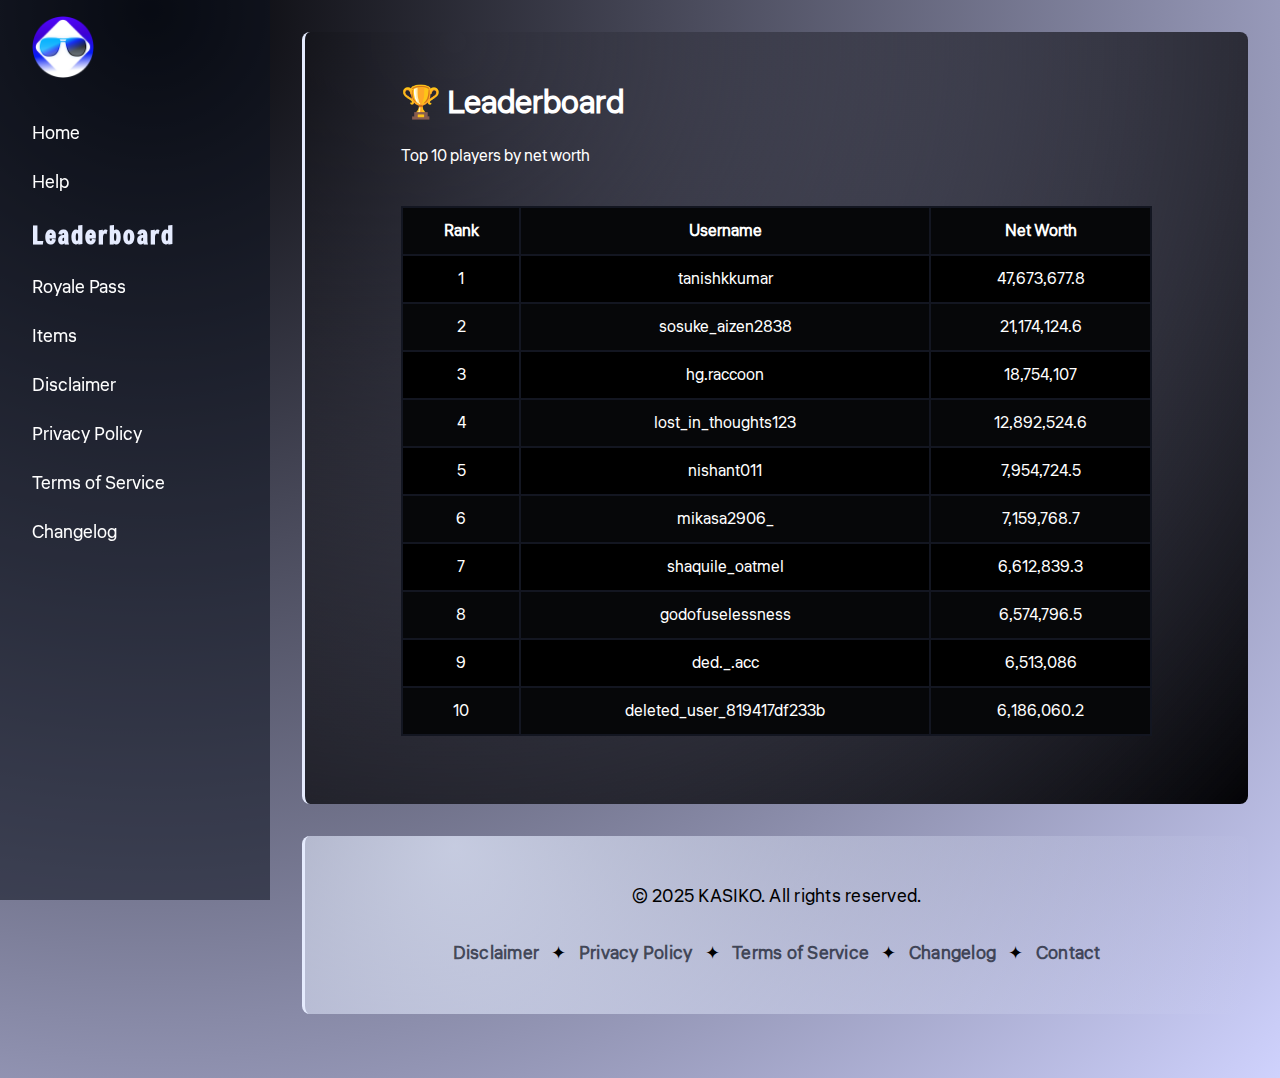
<file: leaderboard.html>
<!DOCTYPE html>
<html lang="en">
<head>
  <meta charset="UTF-8" />
  <meta name="viewport" content="width=device-width, initial-scale=1.0" />
  <title>Leaderboard - KASIKO</title>
  <link rel="stylesheet" href="assets/css/style.css" />
  <link rel="icon" type="image/png" href="assets/images/kasiko.png">
  <style>
    .leaderboard-container {
      overflow-x: scroll;
    }
  </style>
</head>
<body>
  <!-- Side Navigation for Desktop -->
  <aside class="sidebar">
    <div class="logo">
      <a href="index.html"><img src="./assets/images/kasiko.png" width="30%"></a>
    </div>
    <nav class="side-nav">
      <a href="index.html">Home</a>
      <a href="help.html">Help</a>
      <a href="leaderboard.html">Leaderboard</a>
      <a href="royale-pass.html">Royale Pass</a>
      <a href="items.html">Items</a>
      <a href="disclaimer.html">Disclaimer</a>
      <a href="privacy.html">Privacy Policy</a>
      <a href="terms.html">Terms of Service</a>
      <a href="changelog.html">Changelog</a>
    </nav>
  </aside>

  <!-- Main Content Area -->
  <div class="main-content">
    <!-- Mobile Header (only shown on small screens) -->
    <header class="mobile-header">
      <div class="logo">
        <a href="index.html"><img src="assets/images/kasiko.png" width="30%"></a>
      </div>
      <button class="menu-toggle">
        <svg width="24" height="24" viewBox="0 0 24 24" fill="none"
          xmlns="http://www.w3.org/2000/svg">
          <path d="M4.5 12H19.5" stroke="currentColor" stroke-width="1.5"
            stroke-miterlimit="10" stroke-linecap="round" />
          <path d="M4.5 17.7692H19.5" stroke="currentColor" stroke-width="1.5"
            stroke-miterlimit="10" stroke-linecap="round" />
          <path d="M4.5 6.23077H19.5" stroke="currentColor" stroke-width="1.5"
            stroke-miterlimit="10" stroke-linecap="round" />
        </svg>
      </button>
    </header>

    <!-- Leaderboard Section -->
    <section class="card page leaderboard">
      <h1>🏆 Leaderboard</h1>
      <p>Top 10 players by net worth</p>
      
      <!-- Container where leaderboard entries will be dynamically loaded -->
      <div class="leaderboard-container"></div>
    </section>

    <!-- Footer as a Card -->
    <footer class="card footer">
      <p>&copy; 2025 KASIKO. All rights reserved.</p>
      <p>
        <a href="disclaimer.html">Disclaimer</a> ✦
        <a href="privacy.html">Privacy Policy</a> ✦
        <a href="terms.html">Terms of Service</a> ✦
        <a href="changelog.html">Changelog</a> ✦
        <a href="contact.html">Contact</a>
      </p>
    </footer>
  </div>

  <script src="assets/javascript/leaderboard.js"></script>
  <script src="assets/javascript/main.js"></script>
</body>
</html>
</file>
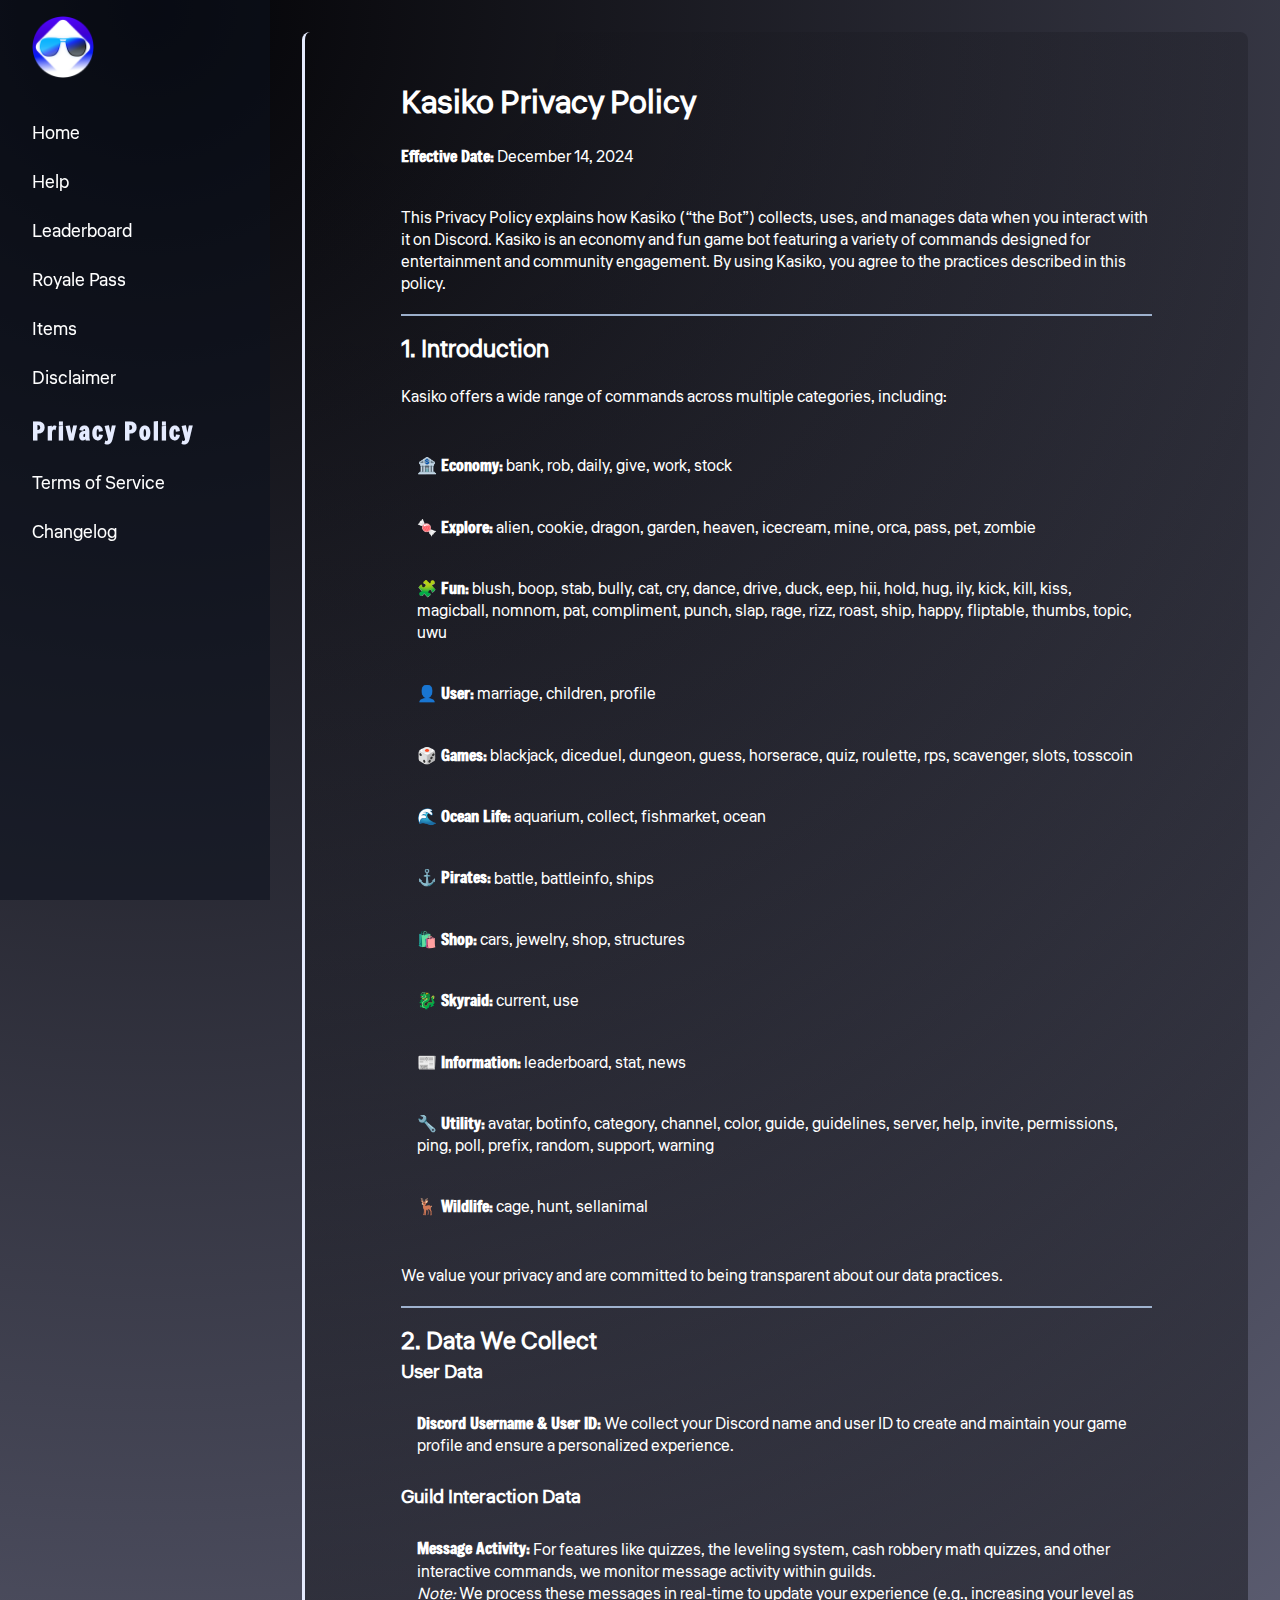
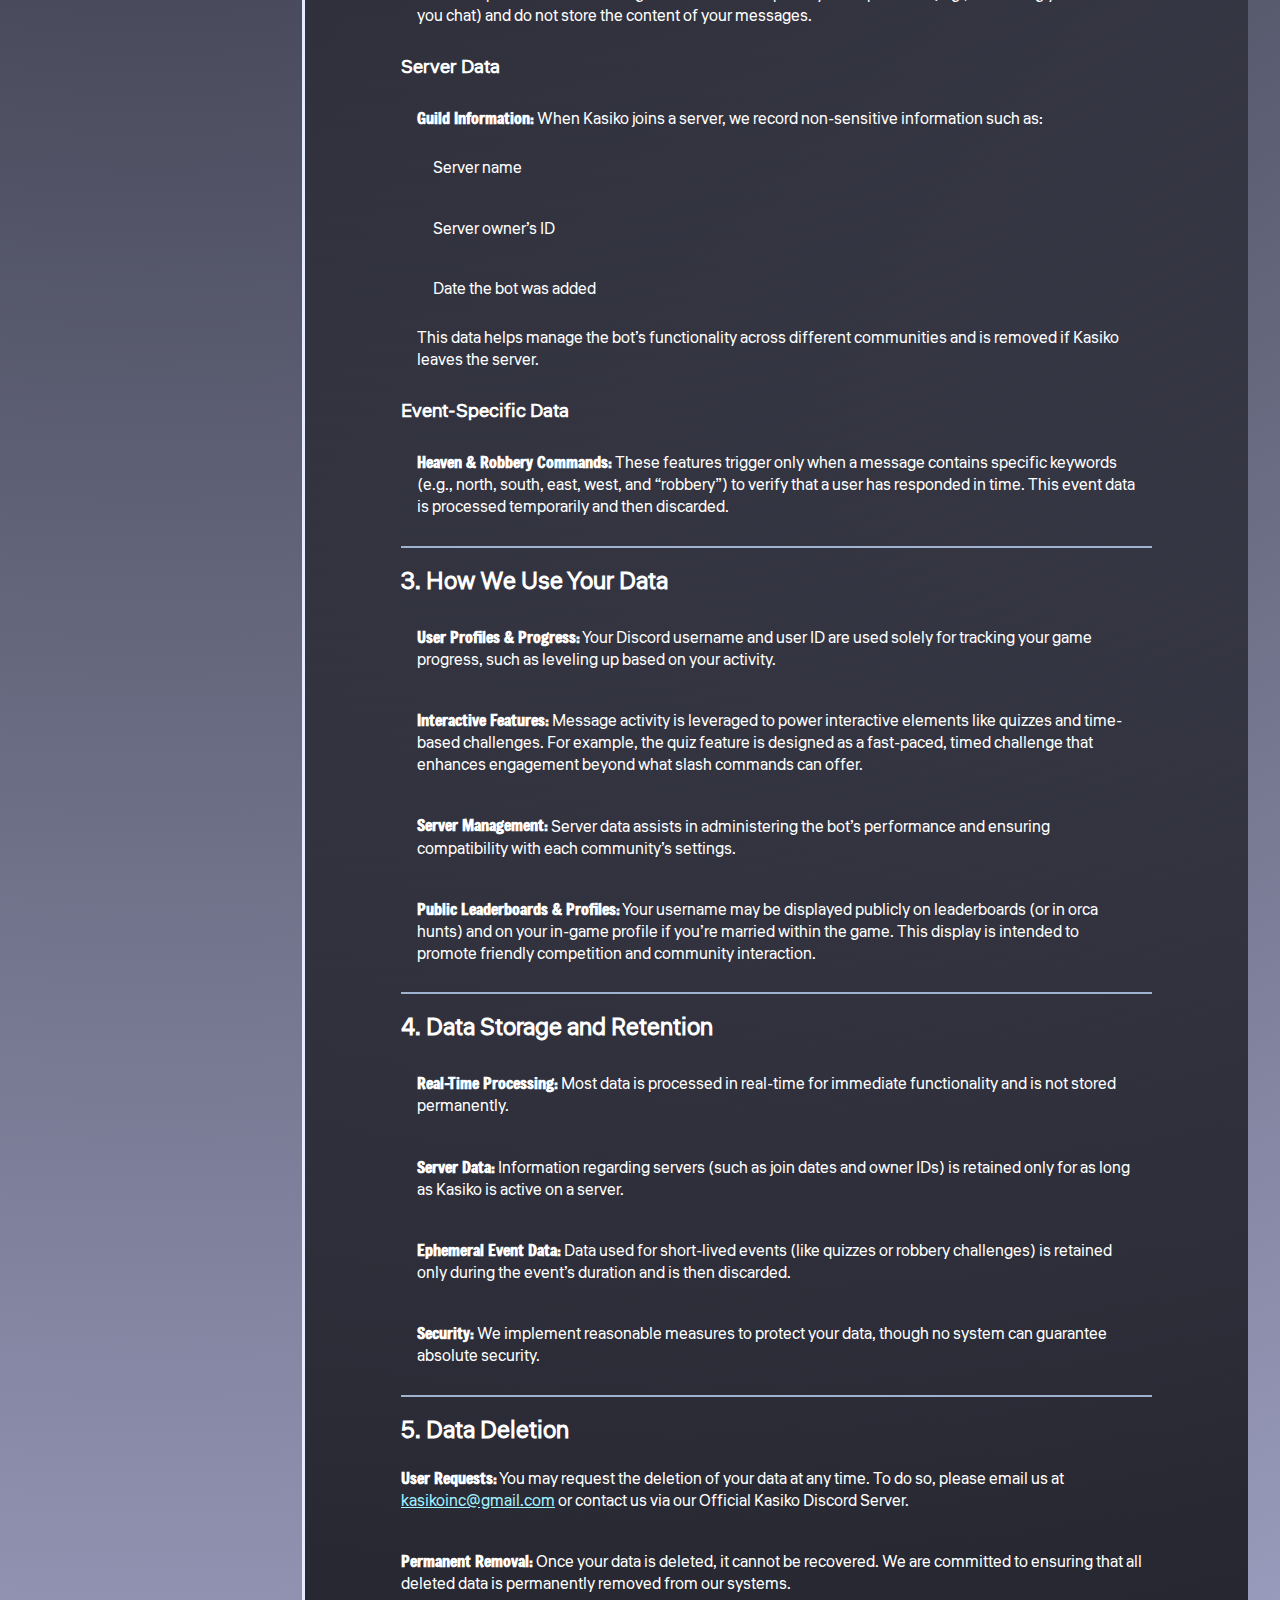
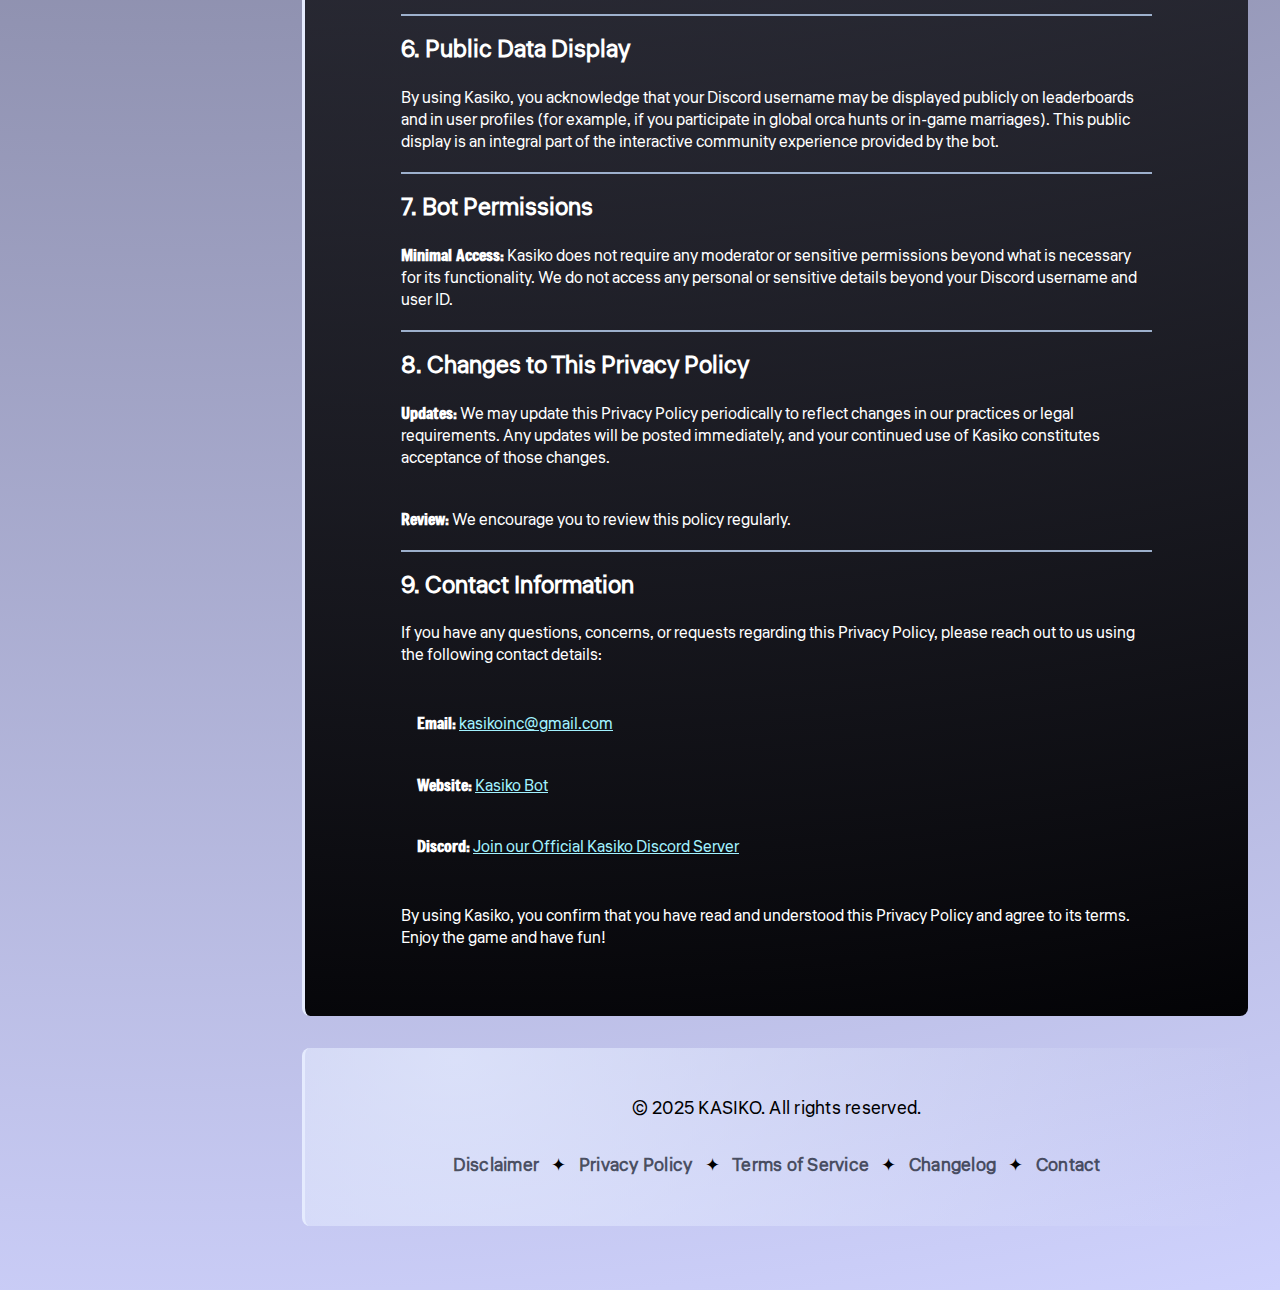
<file: privacy.html>
<!DOCTYPE html>
<html lang="en">
<head>
  <meta charset="UTF-8" />
<meta name="viewport" content="width=device-width, initial-scale=1.0" />
<title>Privacy Policy - KASIKO</title>
<link rel="icon" type="image/png" href="assets/images/kasiko.png">
<link rel="stylesheet" href="assets/css/style.css" />
</head>
<body>
<!-- Side Navigation for Desktop -->
<aside class="sidebar">
<div class="logo">
<a href="index.html"><img src="./assets/images/kasiko.png" width="30%"></a>
</div>
<nav class="side-nav">
<a href="index.html">Home</a>
<a href="help.html">Help</a>
<a href="leaderboard.html">Leaderboard</a>
<a href="royale-pass.html">Royale Pass</a>
<a href="items.html">Items</a>
<a href="disclaimer.html">Disclaimer</a>
<a href="privacy.html">Privacy Policy</a>
<a href="terms.html">Terms of Service</a>
<a href="changelog.html">Changelog</a>
</nav>
</aside>

<!-- Main Content Area -->
<div class="main-content">
<!-- Mobile Header (only shown on small screens) -->
<header class="mobile-header">
<div class="logo">
<a href="index.html"><img src="assets/images/kasiko.png" width="30%"></a>
</div>
<button class="menu-toggle">
<svg width="24" height="24" viewBox="0 0 24 24" fill="none"
xmlns="http://www.w3.org/2000/svg">
<path d="M4.5 12H19.5" stroke="currentColor" stroke-width="1.5"
stroke-miterlimit="10" stroke-linecap="round" />
<path d="M4.5 17.7692H19.5" stroke="currentColor" stroke-width="1.5"
stroke-miterlimit="10" stroke-linecap="round" />
<path d="M4.5 6.23077H19.5" stroke="currentColor" stroke-width="1.5"
stroke-miterlimit="10" stroke-linecap="round" />
</svg>
</button>
</header>

<!-- Disclaimer Section -->
<section class="card page privacy">

<h1>Kasiko Privacy Policy</h1>
<p>
<strong>Effective Date:</strong> December 14, 2024
</p>
<p>
This Privacy Policy explains how Kasiko (“the Bot”) collects, uses, and manages data when you interact with it on Discord. Kasiko is an economy and fun game bot featuring a variety of commands designed for entertainment and community engagement. By using Kasiko, you agree to the practices described in this policy.
</p>
<hr />

<h2>1. Introduction</h2>
<p>
Kasiko offers a wide range of commands across multiple categories, including:
</p>
<ul>
<li><strong>🏦 Economy:</strong> bank, rob, daily, give, work, stock</li>
<li><strong>🍬 Explore:</strong> alien, cookie, dragon, garden, heaven, icecream, mine, orca, pass, pet, zombie</li>
<li><strong>🧩 Fun:</strong> blush, boop, stab, bully, cat, cry, dance, drive, duck, eep, hii, hold, hug, ily, kick, kill, kiss, magicball, nomnom, pat, compliment, punch, slap, rage, rizz, roast, ship, happy, fliptable, thumbs, topic, uwu</li>
<li><strong>👤 User:</strong> marriage, children, profile</li>
<li><strong>🎲 Games:</strong> blackjack, diceduel, dungeon, guess, horserace, quiz, roulette, rps, scavenger, slots, tosscoin</li>
<li><strong>🌊 Ocean Life:</strong> aquarium, collect, fishmarket, ocean</li>
<li><strong>⚓ Pirates:</strong> battle, battleinfo, ships</li>
<li><strong>🛍️ Shop:</strong> cars, jewelry, shop, structures</li>
<li><strong>🐉 Skyraid:</strong> current, use</li>
<li><strong>📰 Information:</strong> leaderboard, stat, news</li>
<li><strong>🔧 Utility:</strong> avatar, botinfo, category, channel, color, guide, guidelines, server, help, invite, permissions, ping, poll, prefix, random, support, warning</li>
<li><strong>🦌 Wildlife:</strong> cage, hunt, sellanimal</li>
</ul>
<p>
We value your privacy and are committed to being transparent about our data practices.
</p>
<hr />

<h2>2. Data We Collect</h2>
<h3>User Data</h3>
<ul>
<li>
<strong>Discord Username &amp; User ID:</strong> We collect your Discord name and user ID to create and maintain your game profile and ensure a personalized experience.
</li>
</ul>

<h3>Guild Interaction Data</h3>
<ul>
<li>
<strong>Message Activity:</strong> For features like quizzes, the leveling system, cash robbery math quizzes, and other interactive commands, we monitor message activity within guilds.
<br />
<em>Note:</em> We process these messages in real-time to update your experience (e.g., increasing your level as you chat) and do not store the content of your messages.
</li>
</ul>

<h3>Server Data</h3>
<ul>
<li>
<strong>Guild Information:</strong> When Kasiko joins a server, we record non-sensitive information such as:
<ul>
<li>Server name</li>
<li>Server owner’s ID</li>
<li>Date the bot was added</li>
</ul>
This data helps manage the bot’s functionality across different communities and is removed if Kasiko leaves the server.
</li>
</ul>

<h3>Event-Specific Data</h3>
<ul>
<li>
<strong>Heaven &amp; Robbery Commands:</strong> These features trigger only when a message contains specific keywords (e.g., north, south, east, west, and “robbery”) to verify that a user has responded in time. This event data is processed temporarily and then discarded.
</li>
</ul>
<hr />

<h2>3. How We Use Your Data</h2>
<ul>
<li>
<strong>User Profiles &amp; Progress:</strong> Your Discord username and user ID are used solely for tracking your game progress, such as leveling up based on your activity.
</li>
<li>
<strong>Interactive Features:</strong> Message activity is leveraged to power interactive elements like quizzes and time-based challenges. For example, the quiz feature is designed as a fast-paced, timed challenge that enhances engagement beyond what slash commands can offer.
</li>
<li>
<strong>Server Management:</strong> Server data assists in administering the bot’s performance and ensuring compatibility with each community’s settings.
</li>
<li>
<strong>Public Leaderboards &amp; Profiles:</strong> Your username may be displayed publicly on leaderboards (or in orca hunts) and on your in-game profile if you’re married within the game. This display is intended to promote friendly competition and community interaction.
</li>
</ul>
<hr />

<h2>4. Data Storage and Retention</h2>
<ul>
<li>
<strong>Real-Time Processing:</strong> Most data is processed in real-time for immediate functionality and is not stored permanently.
</li>
<li>
<strong>Server Data:</strong> Information regarding servers (such as join dates and owner IDs) is retained only for as long as Kasiko is active on a server.
</li>
<li>
<strong>Ephemeral Event Data:</strong> Data used for short-lived events (like quizzes or robbery challenges) is retained only during the event’s duration and is then discarded.
</li>
<li>
<strong>Security:</strong> We implement reasonable measures to protect your data, though no system can guarantee absolute security.
</li>
</ul>
<hr />

<h2>5. Data Deletion</h2>
<p>
<strong>User Requests:</strong> You may request the deletion of your data at any time. To do so, please email us at <a href="mailto:kasikoinc@gmail.com">kasikoinc@gmail.com</a> or contact us via our Official Kasiko Discord Server.
</p>
<p>
<strong>Permanent Removal:</strong> Once your data is deleted, it cannot be recovered. We are committed to ensuring that all deleted data is permanently removed from our systems.
</p>
<hr />

<h2>6. Public Data Display</h2>
<p>
By using Kasiko, you acknowledge that your Discord username may be displayed publicly on leaderboards and in user profiles (for example, if you participate in global orca hunts or in-game marriages). This public display is an integral part of the interactive community experience provided by the bot.
</p>
<hr />

<h2>7. Bot Permissions</h2>
<p>
<strong>Minimal Access:</strong> Kasiko does not require any moderator or sensitive permissions beyond what is necessary for its functionality. We do not access any personal or sensitive details beyond your Discord username and user ID.
</p>
<hr />

<h2>8. Changes to This Privacy Policy</h2>
<p>
<strong>Updates:</strong> We may update this Privacy Policy periodically to reflect changes in our practices or legal requirements. Any updates will be posted immediately, and your continued use of Kasiko constitutes acceptance of those changes.
</p>
<p>
<strong>Review:</strong> We encourage you to review this policy regularly.
</p>
<hr />

<h2>9. Contact Information</h2>
<p>
If you have any questions, concerns, or requests regarding this Privacy Policy, please reach out to us using the following contact details:
</p>
<ul>
<li><strong>Email:</strong> <a href="mailto:kasikoinc@gmail.com">kasikoinc@gmail.com</a></li>
<li>
<strong>Website:</strong>
<a href="https://kasiko.vercel.app/" target="_blank" rel="noopener">Kasiko Bot</a>
</li>
<li>
<strong>Discord:</strong>
<a href="https://discord.gg/DVFwCqUZnc" target="_blank" rel="noopener">Join our Official Kasiko Discord Server</a></li>
</ul>
<p>
By using Kasiko, you confirm that you have read and understood this Privacy Policy and agree to its terms. Enjoy the game and have fun!
</p>
</section>

<!-- Footer as a Card -->
<footer class="card footer">
<p>
&copy; 2025 KASIKO. All rights reserved.
</p>
<p>
<a href="disclaimer.html">Disclaimer</a> ✦
<a href="privacy.html">Privacy Policy</a> ✦
<a href="terms.html">Terms of Service</a> ✦
<a href="changelog.html">Changelog</a> ✦
<a href="contact.html">Contact</a>
</p>
</footer>
</div>

<script src="assets/javascript/main.js"></script>
</body>
</html>
</file>
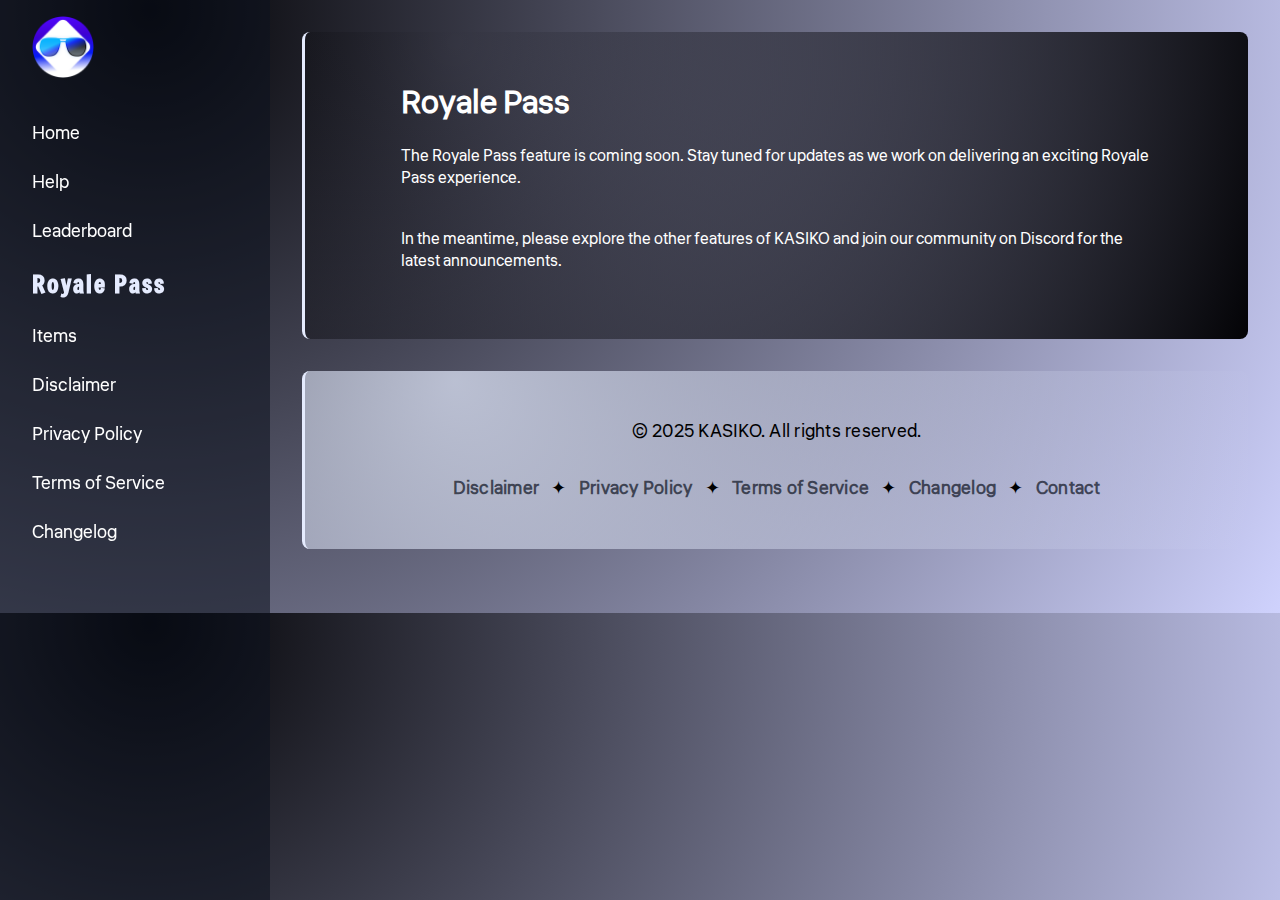
<file: royale-pass.html>
<!DOCTYPE html>
<html lang="en">
<head>
  <meta charset="UTF-8" />
  <meta name="viewport" content="width=device-width, initial-scale=1.0" />
  <title>Royale Pass - KASIKO</title>
  <link rel="icon" type="image/png" href="assets/images/kasiko.png">
  <link rel="stylesheet" href="assets/css/style.css" />
</head>
<body>
  <!-- Side Navigation for Desktop -->
  <aside class="sidebar">
    <div class="logo">
      <a href="index.html"><img src="./assets/images/kasiko.png" width="30%"></a>
    </div>
    <nav class="side-nav">
      <a href="index.html">Home</a>
      <a href="help.html">Help</a>
      <a href="leaderboard.html">Leaderboard</a>
      <a href="royale-pass.html">Royale Pass</a>
      <a href="items.html">Items</a>
      <a href="disclaimer.html">Disclaimer</a>
      <a href="privacy.html">Privacy Policy</a>
      <a href="terms.html">Terms of Service</a>
      <a href="changelog.html">Changelog</a>
    </nav>
  </aside>

  <!-- Main Content Area -->
  <div class="main-content">
    <!-- Mobile Header (only shown on small screens) -->
    <header class="mobile-header">
      <div class="logo">
        <a href="index.html"><img src="assets/images/kasiko.png" width="30%"></a>
      </div>
      <button class="menu-toggle">
        <svg width="24" height="24" viewBox="0 0 24 24" fill="none"
          xmlns="http://www.w3.org/2000/svg">
          <path d="M4.5 12H19.5" stroke="currentColor" stroke-width="1.5"
            stroke-miterlimit="10" stroke-linecap="round" />
          <path d="M4.5 17.7692H19.5" stroke="currentColor" stroke-width="1.5"
            stroke-miterlimit="10" stroke-linecap="round" />
          <path d="M4.5 6.23077H19.5" stroke="currentColor" stroke-width="1.5"
            stroke-miterlimit="10" stroke-linecap="round" />
        </svg>
      </button>
    </header>

    <!-- Royale Pass Section -->
    <section class="card page royale-pass">
      <h1>Royale Pass</h1>
      <p>
        The Royale Pass feature is coming soon. Stay tuned for updates as we work on delivering an exciting Royale Pass experience.
      </p>
      <p>
        In the meantime, please explore the other features of KASIKO and join our community on Discord for the latest announcements.
      </p>
    </section>

    <!-- Footer as a Card -->
    <footer class="card footer">
      <p>&copy; 2025 KASIKO. All rights reserved.</p>
      <p>
        <a href="disclaimer.html">Disclaimer</a> ✦
        <a href="privacy.html">Privacy Policy</a> ✦
        <a href="terms.html">Terms of Service</a> ✦
        <a href="changelog.html">Changelog</a> ✦
        <a href="contact.html">Contact</a>
      </p>
    </footer>
  </div>

  <script src="assets/javascript/main.js"></script>
</body>
</html>
</file>
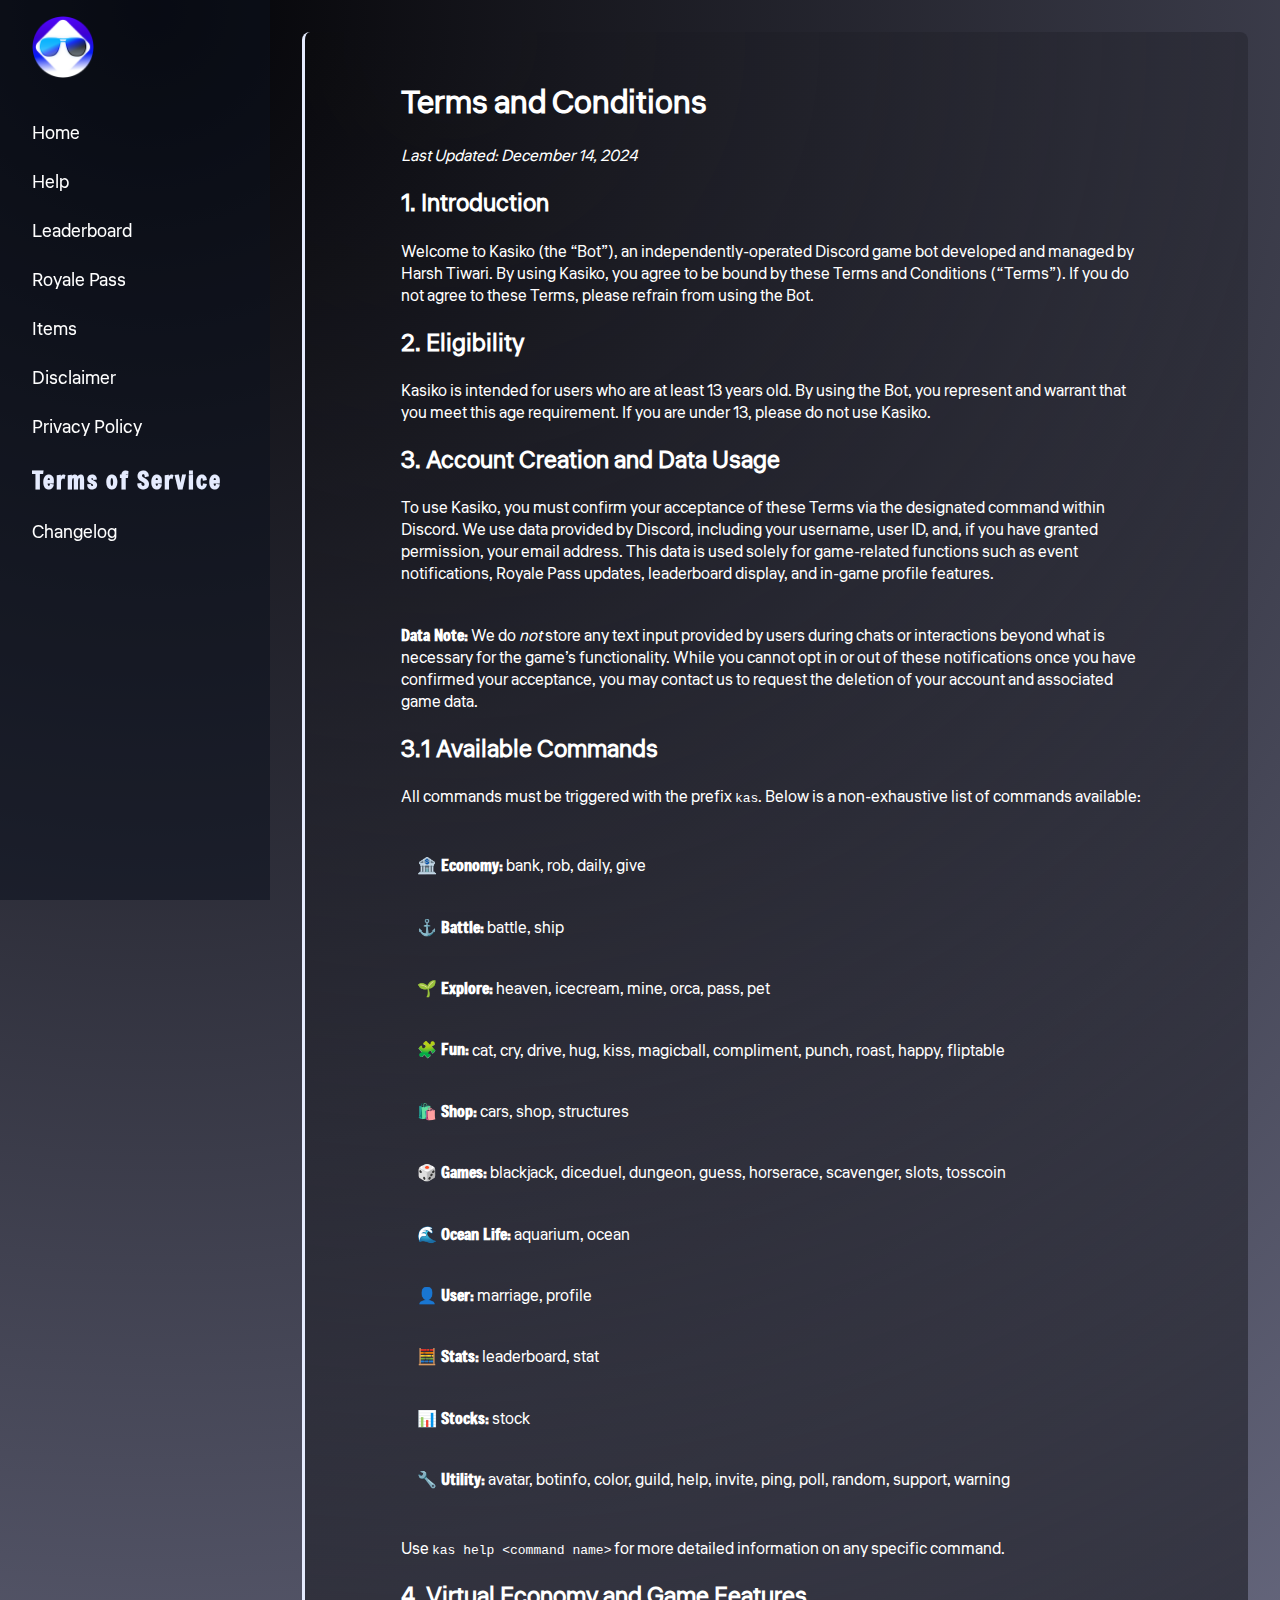
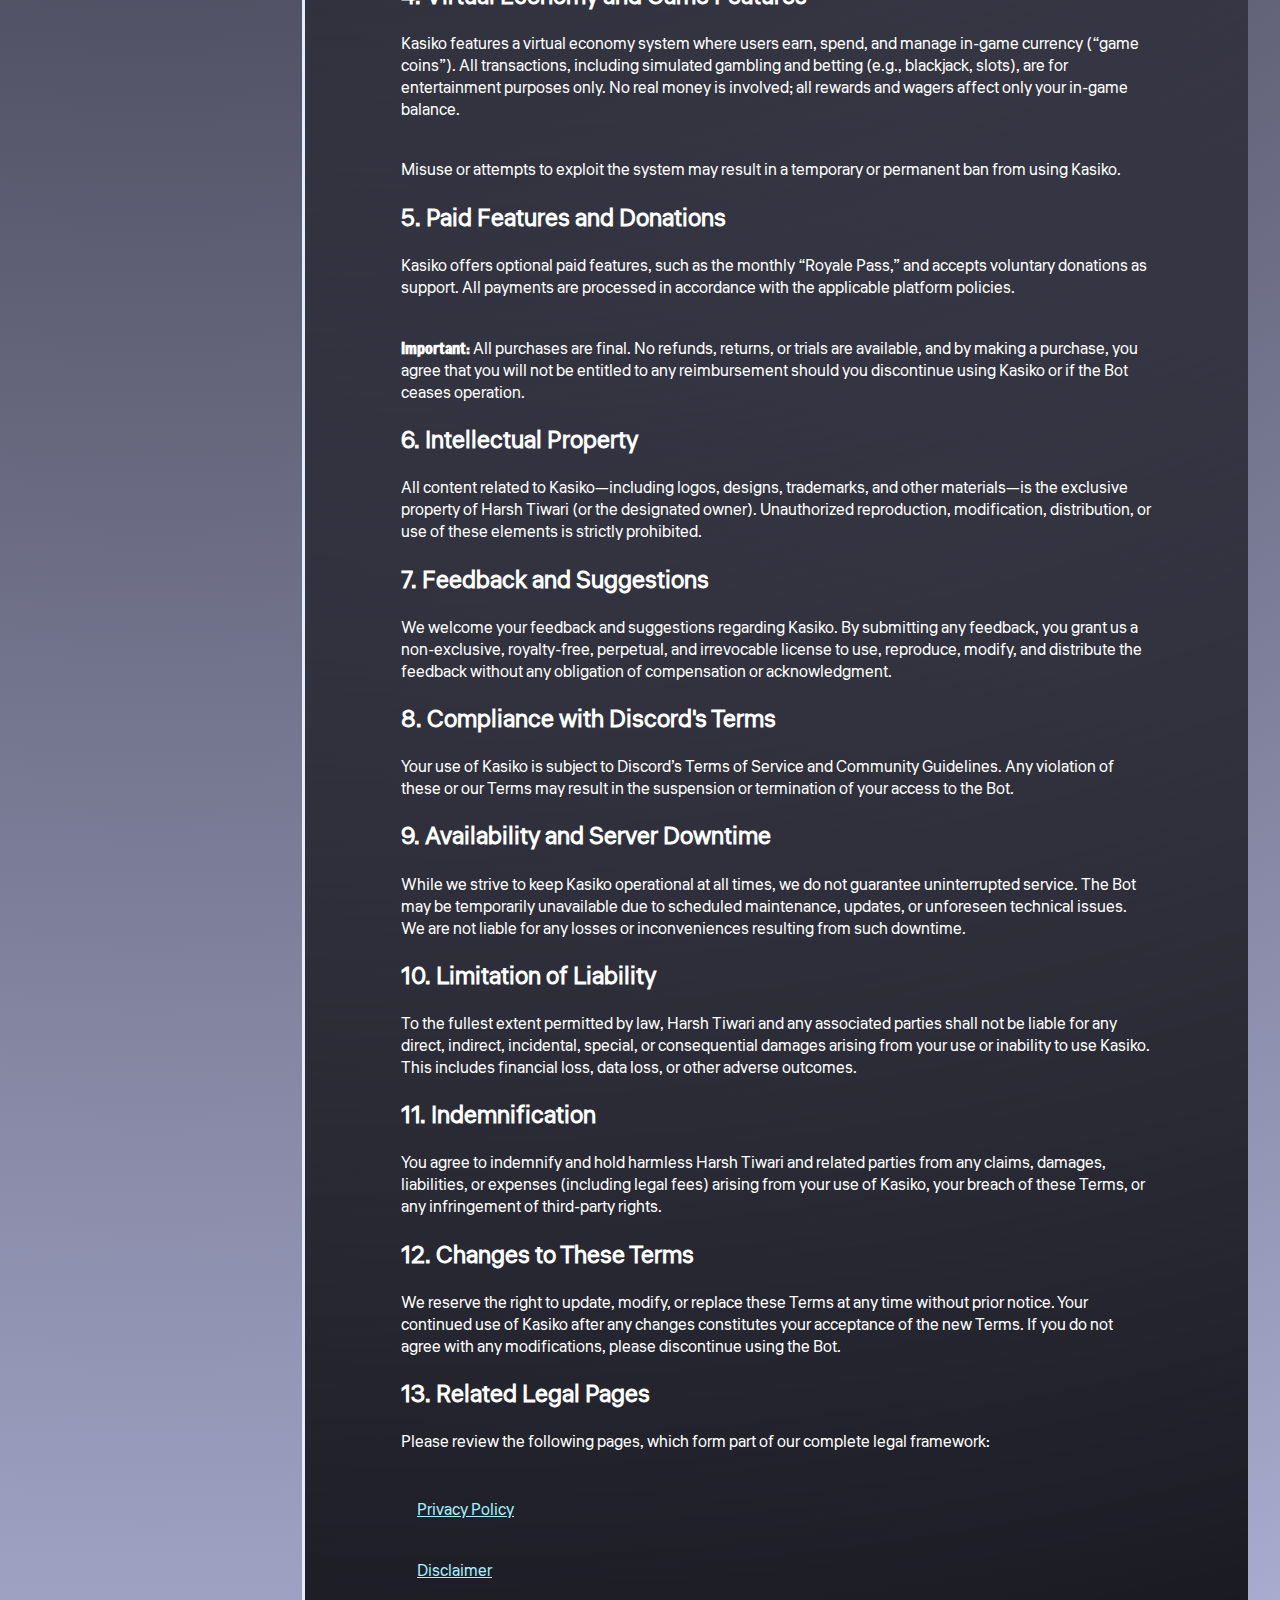
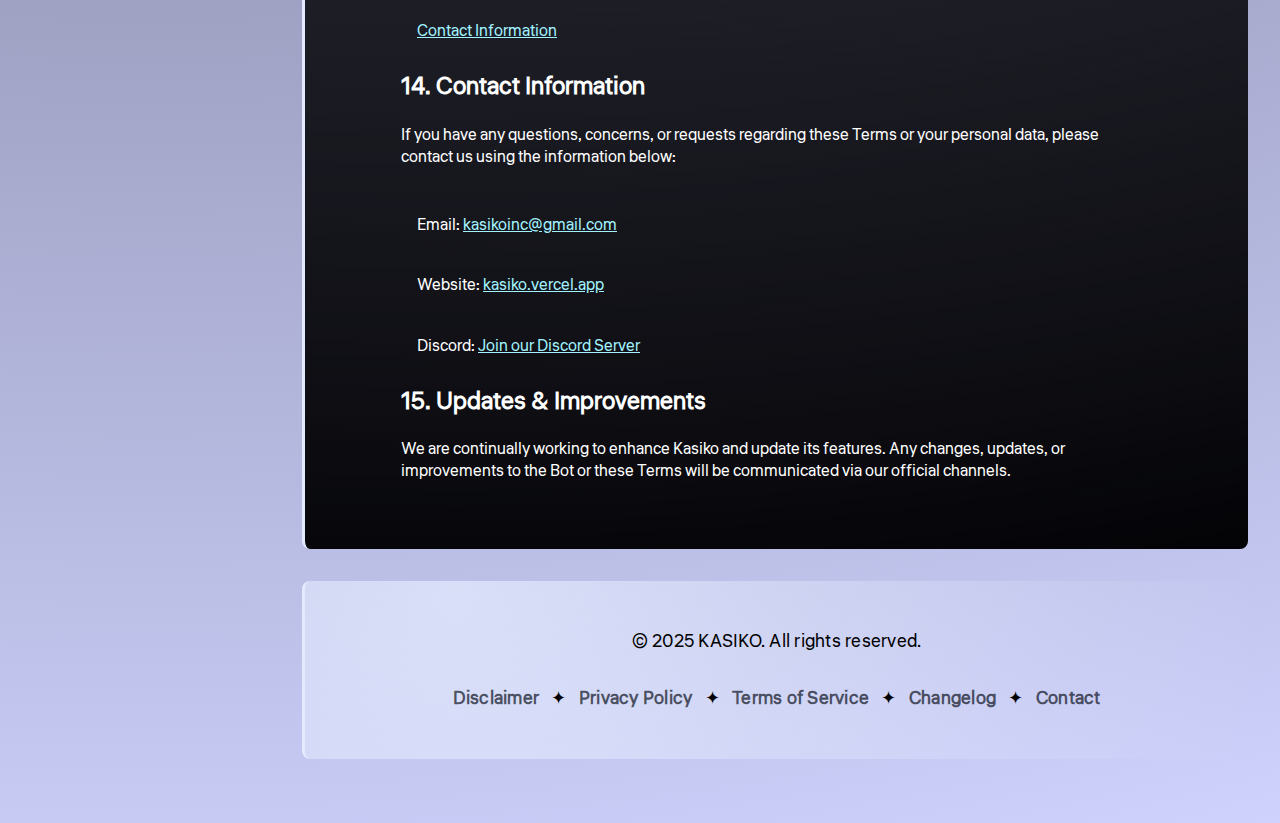
<file: terms.html>
<!DOCTYPE html>
<html lang="en">
<head>
  <meta charset="UTF-8" />
<meta name="viewport" content="width=device-width, initial-scale=1.0" />
<title>Terms and Conditions - KASIKO</title>
<link rel="icon" type="image/png" href="assets/images/kasiko.png">
<link rel="stylesheet" href="assets/css/style.css" />
</head>
<body>
<!-- Side Navigation for Desktop -->
<aside class="sidebar">
<div class="logo">
<a href="index.html"><img src="./assets/images/kasiko.png" width="30%"></a>
</div>
<nav class="side-nav">
<a href="index.html">Home</a>
<a href="help.html">Help</a>
<a href="leaderboard.html">Leaderboard</a>
<a href="royale-pass.html">Royale Pass</a>
<a href="items.html">Items</a>
<a href="disclaimer.html">Disclaimer</a>
<a href="privacy.html">Privacy Policy</a>
<a href="terms.html">Terms of Service</a>
<a href="changelog.html">Changelog</a>
</nav>
</aside>

<!-- Main Content Area -->
<div class="main-content">
<!-- Mobile Header (only shown on small screens) -->
<header class="mobile-header">
<div class="logo">
<a href="index.html"><img src="assets/images/kasiko.png" width="30%"></a>
</div>
<button class="menu-toggle">
<svg width="24" height="24" viewBox="0 0 24 24" fill="none"
xmlns="http://www.w3.org/2000/svg">
<path d="M4.5 12H19.5" stroke="currentColor" stroke-width="1.5"
stroke-miterlimit="10" stroke-linecap="round" />
<path d="M4.5 17.7692H19.5" stroke="currentColor" stroke-width="1.5"
stroke-miterlimit="10" stroke-linecap="round" />
<path d="M4.5 6.23077H19.5" stroke="currentColor" stroke-width="1.5"
stroke-miterlimit="10" stroke-linecap="round" />
</svg>
</button>
</header>

<!-- Disclaimer Section -->
<section class="card page disclaimer">
<h1>Terms and Conditions</h1>
<p>
<em>Last Updated: December 14, 2024</em>
</p>

<!-- 1. Introduction -->
<section id="introduction">
<h2>1. Introduction</h2>
<p>
Welcome to Kasiko (the “Bot”), an independently-operated Discord game bot developed and managed by Harsh Tiwari. By using Kasiko, you agree to be bound by these Terms and Conditions (“Terms”). If you do not agree to these Terms, please refrain from using the Bot.
</p>
</section>

<!-- 2. Eligibility -->
<section id="eligibility">
<h2>2. Eligibility</h2>
<p>
Kasiko is intended for users who are at least 13 years old. By using the Bot, you represent and warrant that you meet this age requirement. If you are under 13, please do not use Kasiko.
</p>
</section>

<!-- 3. Account Creation and Data Usage -->
<section id="account-data">
<h2>3. Account Creation and Data Usage</h2>
<p>
To use Kasiko, you must confirm your acceptance of these Terms via the designated command within Discord. We use data provided by Discord, including your username, user ID, and, if you have granted permission, your email address. This data is used solely for game-related functions such as event notifications, Royale Pass updates, leaderboard display, and in-game profile features.
</p>
<p>
<strong>Data Note:</strong> We do <em>not</em> store any text input provided by users during chats or interactions beyond what is necessary for the game’s functionality. While you cannot opt in or out of these notifications once you have confirmed your acceptance, you may contact us to request the deletion of your account and associated game data.
</p>
</section>

<!-- 3.1 Available Commands -->
<section id="commands">
<h2>3.1 Available Commands</h2>
<p>
All commands must be triggered with the prefix <code>kas</code>. Below is a non-exhaustive list of commands available:
</p>
<ul>
<li><strong>🏦 Economy:</strong> bank, rob, daily, give</li>
<li><strong>⚓ Battle:</strong> battle, ship</li>
<li><strong>🌱 Explore:</strong> heaven, icecream, mine, orca, pass, pet</li>
<li><strong>🧩 Fun:</strong> cat, cry, drive, hug, kiss, magicball, compliment, punch, roast, happy, fliptable</li>
<li><strong>🛍️ Shop:</strong> cars, shop, structures</li>
<li><strong>🎲 Games:</strong> blackjack, diceduel, dungeon, guess, horserace, scavenger, slots, tosscoin</li>
<li><strong>🌊 Ocean Life:</strong> aquarium, ocean</li>
<li><strong>👤 User:</strong> marriage, profile</li>
<li><strong>🧮 Stats:</strong> leaderboard, stat</li>
<li><strong>📊 Stocks:</strong> stock</li>
<li><strong>🔧 Utility:</strong> avatar, botinfo, color, guild, help, invite, ping, poll, random, support, warning</li>
</ul>
<p>
Use <code>kas help &lt;command name&gt;</code> for more detailed information on any specific command.
</p>
</section>

<!-- 4. Virtual Economy and Game Features -->
<section id="economy">
<h2>4. Virtual Economy and Game Features</h2>
<p>
Kasiko features a virtual economy system where users earn, spend, and manage in-game currency (“game coins”). All transactions, including simulated gambling and betting (e.g., blackjack, slots), are for entertainment purposes only. No real money is involved; all rewards and wagers affect only your in-game balance.
</p>
<p>
Misuse or attempts to exploit the system may result in a temporary or permanent ban from using Kasiko.
</p>
</section>

<!-- 5. Paid Features and Donations -->
<section id="payments">
<h2>5. Paid Features and Donations</h2>
<p>
Kasiko offers optional paid features, such as the monthly “Royale Pass,” and accepts voluntary donations as support. All payments are processed in accordance with the applicable platform policies.
</p>
<p>
<strong>Important:</strong> All purchases are final. No refunds, returns, or trials are available, and by making a purchase, you agree that you will not be entitled to any reimbursement should you discontinue using Kasiko or if the Bot ceases operation.
</p>
</section>

<!-- 6. Intellectual Property -->
<section id="intellectual-property">
<h2>6. Intellectual Property</h2>
<p>
All content related to Kasiko—including logos, designs, trademarks, and other materials—is the exclusive property of Harsh Tiwari (or the designated owner). Unauthorized reproduction, modification, distribution, or use of these elements is strictly prohibited.
</p>
</section>

<!-- 7. Feedback and Suggestions -->
<section id="feedback">
<h2>7. Feedback and Suggestions</h2>
<p>
We welcome your feedback and suggestions regarding Kasiko. By submitting any feedback, you grant us a non-exclusive, royalty-free, perpetual, and irrevocable license to use, reproduce, modify, and distribute the feedback without any obligation of compensation or acknowledgment.
</p>
</section>

<!-- 8. Compliance with Discord's Terms -->
<section id="discord-compliance">
<h2>8. Compliance with Discord's Terms</h2>
<p>
Your use of Kasiko is subject to Discord’s Terms of Service and Community Guidelines. Any violation of these or our Terms may result in the suspension or termination of your access to the Bot.
</p>
</section>

<!-- 9. Availability and Server Downtime -->
<section id="availability">
<h2>9. Availability and Server Downtime</h2>
<p>
While we strive to keep Kasiko operational at all times, we do not guarantee uninterrupted service. The Bot may be temporarily unavailable due to scheduled maintenance, updates, or unforeseen technical issues. We are not liable for any losses or inconveniences resulting from such downtime.
</p>
</section>

<!-- 10. Limitation of Liability -->
<section id="limitation-liability">
<h2>10. Limitation of Liability</h2>
<p>
To the fullest extent permitted by law, Harsh Tiwari and any associated parties shall not be liable for any direct, indirect, incidental, special, or consequential damages arising from your use or inability to use Kasiko. This includes financial loss, data loss, or other adverse outcomes.
</p>
</section>

<!-- 11. Indemnification -->
<section id="indemnification">
<h2>11. Indemnification</h2>
<p>
You agree to indemnify and hold harmless Harsh Tiwari and related parties from any claims, damages, liabilities, or expenses (including legal fees) arising from your use of Kasiko, your breach of these Terms, or any infringement of third-party rights.
</p>
</section>

<!-- 12. Changes to These Terms -->
<section id="modifications">
<h2>12. Changes to These Terms</h2>
<p>
We reserve the right to update, modify, or replace these Terms at any time without prior notice. Your continued use of Kasiko after any changes constitutes your acceptance of the new Terms. If you do not agree with any modifications, please discontinue using the Bot.
</p>
</section>

<!-- 13. Related Legal Pages -->
<section id="related-pages">
<h2>13. Related Legal Pages</h2>
<p>
Please review the following pages, which form part of our complete legal framework:
</p>
<ul>
<li><a href="privacy.html">Privacy Policy</a></li>
<li><a href="disclaimer.html">Disclaimer</a></li>
<li><a href="contact.html">Contact Information</a></li>
</ul>
</section>

<!-- 14. Contact Information -->
<section id="contact">
<h2>14. Contact Information</h2>
<p>
If you have any questions, concerns, or requests regarding these Terms or your personal data, please contact us using the information below:
</p>
<ul>
<li>Email: <a href="mailto:kasikoinc@gmail.com">kasikoinc@gmail.com</a></li>
<li>Website: <a href="https://kasiko.vercel.app/">kasiko.vercel.app</a></li>
<li>Discord: <a href="https://discord.gg/DVFwCqUZnc" target="_blank">Join our Discord Server</a></li>
</ul>
</section>

<!-- 15. Updates & Improvements -->
<section id="updates">
<h2>15. Updates & Improvements</h2>
<p>
We are continually working to enhance Kasiko and update its features. Any changes, updates, or improvements to the Bot or these Terms will be communicated via our official channels.
</p>
</section>

</section>
<!-- Footer as a Card -->
<footer class="card footer">
<p>
&copy; 2025 KASIKO. All rights reserved.
</p>
<p>
<a href="disclaimer.html">Disclaimer</a> ✦
<a href="privacy.html">Privacy Policy</a> ✦
<a href="terms.html">Terms of Service</a> ✦
<a href="changelog.html">Changelog</a> ✦
<a href="contact.html">Contact</a>
</p>
</footer>
</div>

<script src="assets/javascript/main.js"></script>
</body>
</html>
</file>
<file: assets/css/style.css>
/*--------------------------------------------------------------
   Import Fonts
--------------------------------------------------------------*/
@import url('https://fonts.googleapis.com/css2?family=Freeman&family=Liter&display=swap');

/*--------------------------------------------------------------
   CSS Variables
   Grouped into Colors, Typography, Spacing, and Transitions
--------------------------------------------------------------*/
:root {
  /* Colors */
  --color-bg: #030306;
  --color-navbar: rgba(12, 17, 30, 0.56);
  --color-navbar-mobile: rgba(0,0,0,0.817);
  --color-primary: #4150f2;
  --color-secondary: #5e0ad3;
  --color-text: #ffffff;
  --color-card-bg: #0b0b1a;
  --color-card-border: #e5ebfe;
  --color-card-hover: transparent;
  --color-gallery-heading: #000000;
  --color-footer-bg: radial-gradient(circle at 150px 10px, #e5ecffb6, #ffffff00);
  --color-footer-text: #000;
  --color-footer-link: rgba(12,17,30,0.691);
  --color-footer-link-hover: #0042a2;
  --nav-hover: #a4e2ee;
  --link-color: #a2f2ff;

  /* Typography */
  --font-heading: 'Freeman', Tahoma, Geneva, Verdana, sans-serif;
  --font-body: 'Liter', sans-serif;

  /* Spacing & Sizing */
  --border-radius: 8px;

  /* Transitions */
  --transition-speed: 0.3s;
}

/*--------------------------------------------------------------
   Reset & Base Styles
--------------------------------------------------------------*/
* {
  margin: 0;
  padding: 0;
  box-sizing: border-box;
}

body {
  background: radial-gradient(circle at 150px 10px, var(--color-bg), #cfd2fd);
  color: var(--color-text);
  font-family: var(--font-body);
}

input {
  font-family: var(--font-body);
}

button {
  font-family: var(--font-heading);
}

hr {
  margin-bottom: 1em;
  background: #b0c6e5a4;
  border: 1px solid #b0c6e5a4;
}

/*--------------------------------------------------------------
   Sidebar Navigation
--------------------------------------------------------------*/
.sidebar {
  width: 270px;
  background-color: var(--color-navbar);
  height: 100vh;
  position: fixed;
  top: 0;
  left: 0;
  padding: 1rem 2rem;
  display: flex;
  flex-direction: column;
  gap: 2rem;
  animation: slideIn 0.5s ease-out;
  z-index: 999;
}

.sidebar .logo a {
  font-size: 1.8rem;
  font-weight: bold;
  color: var(--color-primary);
  text-decoration: none;
}

.side-nav {
  display: flex;
  flex-direction: column;
  gap: 1.5rem;
}

.side-nav a {
  color: var(--color-text);
  text-decoration: none;
  font-size: 1.1rem;
  transition: color var(--transition-speed);
}

.side-nav a.active {
  color: var(--color-card-border);
  font-weight: 900;
  font-family: var(--font-heading);
  letter-spacing: 2px;
  font-size: 1.5em;
}

.side-nav a:hover {
  color: var(--nav-hover);
  font-weight: 900;
  font-family: var(--font-heading);
}

/*--------------------------------------------------------------
   Main Content Layout
--------------------------------------------------------------*/
.main-content {
  margin-left: 270px;
  padding: 2rem;
  animation: fadeIn 1s ease-in;
}

.hero.card {
  border: none;
  background: transparent;
  text-align: center;
}

.hero h1 {
  all: unset;
  font-weight: 900;
  width: 100%;
}

.mobile-header {
  display: none;
}

/*--------------------------------------------------------------
   Mobile Header Adjustments
--------------------------------------------------------------*/
@media screen and (max-width: 768px) {
  .sidebar {
    display: none;
  }
  .main-content {
    margin-left: 0;
    padding: 1rem;
  }
  .mobile-header {
    display: flex;
    justify-content: space-between;
    align-items: center;
    padding: 1rem;
    background: transparent;
  }
  .mobile-header .logo a {
    font-size: 1.5rem;
    color: var(--color-primary);
    text-decoration: none;
  }
  .menu-toggle {
    background: var(--color-primary);
    color: var(--color-text);
    border: none;
    padding: 0.5rem 1rem;
    border-radius: var(--border-radius);
    cursor: pointer;
  }
  .hero.card {
    text-align: left;
  }
}

/* Pagination CSS */
.pagination {
  display: flex;
  justify-content: center;
  align-items: center;
  margin-top: 20px;
}

.pagination button {
  background-color: #4150f2;
  /* Primary color */
  color: #fff;
  border: none;
  padding: 10px 20px;
  margin: 0 10px;
  border-radius: 5px;
  cursor: pointer;
  transition: background-color 0.3s ease;
}

.pagination button:hover {
  background-color: #5e0ad3;
  /* Secondary color */
}

.pagination button:disabled {
  background-color: #ccc;
  cursor: not-allowed;
  color: #1b1e32;
}

/*--------------------------------------------------------------
   Card Components
--------------------------------------------------------------*/
.card {
  border-radius: var(--border-radius);
  padding: 2rem 1.25rem;
  margin-bottom: 2rem;
  transition: transform var(--transition-speed), box-shadow var(--transition-speed);
  border-left: 3px solid var(--color-card-border);
  width: 100%;
}

.card:hover {
  transform: translateY(-5px);
  box-shadow: 0 8px 12px rgba(0, 0, 0, 0.4);
}

.card.page {
  background: radial-gradient(circle at 150px 10px, #00000000, var(--color-bg));
}

.card.page p, .card.page a, .card.page li {
  padding: 1.2em 0;
}

.card.page b, .card.page strong {
  padding: 1.2em 0;
  font-family: var(--font-heading)
}

.card a {
  color: var(--link-color);
}

.card ul {
  padding: .5em 1em;
  list-style: none;
}

.card ul li {
  padding: 0;
  margin: 0;
}

.card ul li a, .card ul li p {
  padding: 0;
  margin: 0;
}

.descriptionCard {
  color: #fff;
  font-size: .9em;
  width: 100%!important;
}

.descriptionCard p {
  width: 100%;
}

.descriptionCard h3 {
  color: var(--color-card-border);
  padding: 1rem 0;
  font-family: var(--font-heading);
}

.descriptionCard b {
  font-family: var(--font-heading);
  letter-spacing: 1.25px;
}

/* Hero Section Styling */
.hero h1 {
  font-family: var(--font-heading);
  font-size: 3rem;
  margin-bottom: 1rem;
  animation: textFadeIn 1s ease-in;
}

.hero p {
  max-width: 600px;
  margin: 0.5rem auto 1.5rem;
  color: #ccc;
}

.hero .hero-content {
  width: 100%;
}

.hero-buttons {
  display: flex;
  justify-content: center;
  gap: 1rem;
}

.btn {
  padding: 0.75rem 1.5rem;
  background-color: #fff;
  color: var(--color-primary);
  border: none;
  border-radius: var(--border-radius);
  cursor: pointer;
  transition: background-color var(--transition-speed);
  text-decoration: none;
  font-weight: 800;
  text-align: center;
}
.hero-buttons a {
  color: var(--color-primary);
}

.btn:hover {
  background-color: var(--color-secondary);
  color: #fff;
}

/*--------------------------------------------------------------
   Section Headings (Features & Gallery)
--------------------------------------------------------------*/
.features h2,
.gallery h2 {
  text-align: center;
  margin-bottom: 1rem;
  animation: textFadeIn 1s ease-in;
  color: var(--color-gallery-heading);
  font-family: var(--font-heading);
}

/* Leaderboard Table Styles */
.leaderboard-table {
  width: 100%;
  border-collapse: collapse;
  margin: 20px 0;
  font-family: var(--font-body);
  box-sizing: border-box;
}

.leaderboard-table th,
.leaderboard-table td {
  padding: 12px 15px;
  border: 2px solid #131621;
  text-align: center;
}

.leaderboard-table th {
  background-color: #00000000;
  /* Primary color */
  color: #fff;
  font-weight: bold;
}

.leaderboard-table tr:nth-child(even) {
  background-color: #000000;
}

.leaderboard-table tr:nth-child(odd) {
  background-color: #060709;
}

.leaderboard-table tr:hover {
  background-color: #eaeaea;
  color: #404cdc;
}

.changelog-container {
  width: 100%;
}

.changelog-container h2 {
  font-size: 1.2rem;
}

/*--------------------------------------------------------------
   Card Grid Layout
--------------------------------------------------------------*/
.card-grid {
  display: grid;
  grid-template-columns: repeat(auto-fit, minmax(280px, 1fr));
  gap: 2rem 1rem;
}

/*--------------------------------------------------------------
   Individual Card Items
--------------------------------------------------------------*/
.card-item {
  background: radial-gradient(circle at 0px 200px, transparent, #000);
  border-radius: var(--border-radius);
  overflow: hidden;
  box-shadow: 0 4px 6px rgba(11, 19, 119, 0.17);
  transition: transform var(--transition-speed), box-shadow var(--transition-speed);
  padding: calc(3 * var(--border-radius));
  border-bottom: 4px solid #fee5fc;
  width: 100%;
}

.card-item:hover {
  transform: translateY(-5px);
  box-shadow: 0 8px 12px rgba(0, 0, 0, 0.3);
}

.card-item img,
.card-item video {
  width: 100%;
  display: block;
}

.card-item h3 {
  padding: 0.75rem;
  text-align: center;
  border-bottom: 3px solid #e4e7ff;
  margin: 0;
  font-size: 1.1rem;
  border-radius: 1em;
  letter-spacing: 1px;
  font-family: var(--font-heading);
}

.card-item p {
  padding: calc(2 * var(--border-radius));
  font-size: 1.2em;
}

/*--------------------------------------------------------------
   Footer Styling
--------------------------------------------------------------*/
footer {
  text-align: center;
  padding: 1rem;
  font-size: 0.9rem;
  letter-spacing: .25px;
  width: 100%;
  font-size: 1.1em;
  background: var(--color-footer-bg);
  
}

footer p {
  padding: 1rem 0;
  color: var(--color-footer-text);
}

footer a {
  color: var(--color-footer-link)!important;
  text-decoration: none;
  margin: 0 0.5rem;
  font-weight: 800;
}

@media screen and (max-width: 768px) {
  .sidebar {
    display: none;
  }
  .sidebar.active {
    display: block;
    background: var(--color-navbar-mobile);
    /* Semi-transparent white */
    backdrop-filter: blur(10px);
    /* Blur effect */
    -webkit-backdrop-filter: blur(20px);
    /* For Safari */
    border-radius: 10px;
    /* Rounded corners */
    color: white;
  }

  .descriptionCard {
    color: #000;
  }
  .descriptionCard h3 {
    color: var(--color-secondary);
  }

  .card-item p {
    padding: calc(2 * var(--border-radius));
    font-size: 1rem;
  }
}

@media screen and (min-width: 1023px) {
  .descriptionCard {
    font-size: .7em;
  }
  
  .page {
    padding: 3em 6em;
  }
  
  .help {
    padding: 3em 2em;
  }
}

@media screen and (min-width: 1640px) {
  .card-grid {
    grid-template-columns: repeat(auto-fit, minmax(320px, 1fr));
    gap: 2rem 1rem;
  }
  
  .page {
    padding: 4em 10em;
  }
  
  .changelog-container, .changelog-entry {
    width: 100%!important;
    font-size: 1em;
  }
}

/*--------------------------------------------------------------
   Animations
--------------------------------------------------------------*/
@keyframes slideIn {
  from {
    transform: translateX(-100%);
    opacity: 0;
  }
  to {
    transform: translateX(0);
    opacity: 1;
  }
}

@keyframes fadeIn {
  from {
    opacity: 0;
  }
  to {
    opacity: 1;
  }
}

@keyframes slideUp {
  from {
    transform: translateY(20px);
    opacity: 0;
  }
  to {
    transform: translateY(0);
    opacity: 1;
  }
}

@keyframes textFadeIn {
  from {
    opacity: 0;
    transform: translateY(10px);
  }
  to {
    opacity: 1;
    transform: translateY(0);
  }
}
</file>
